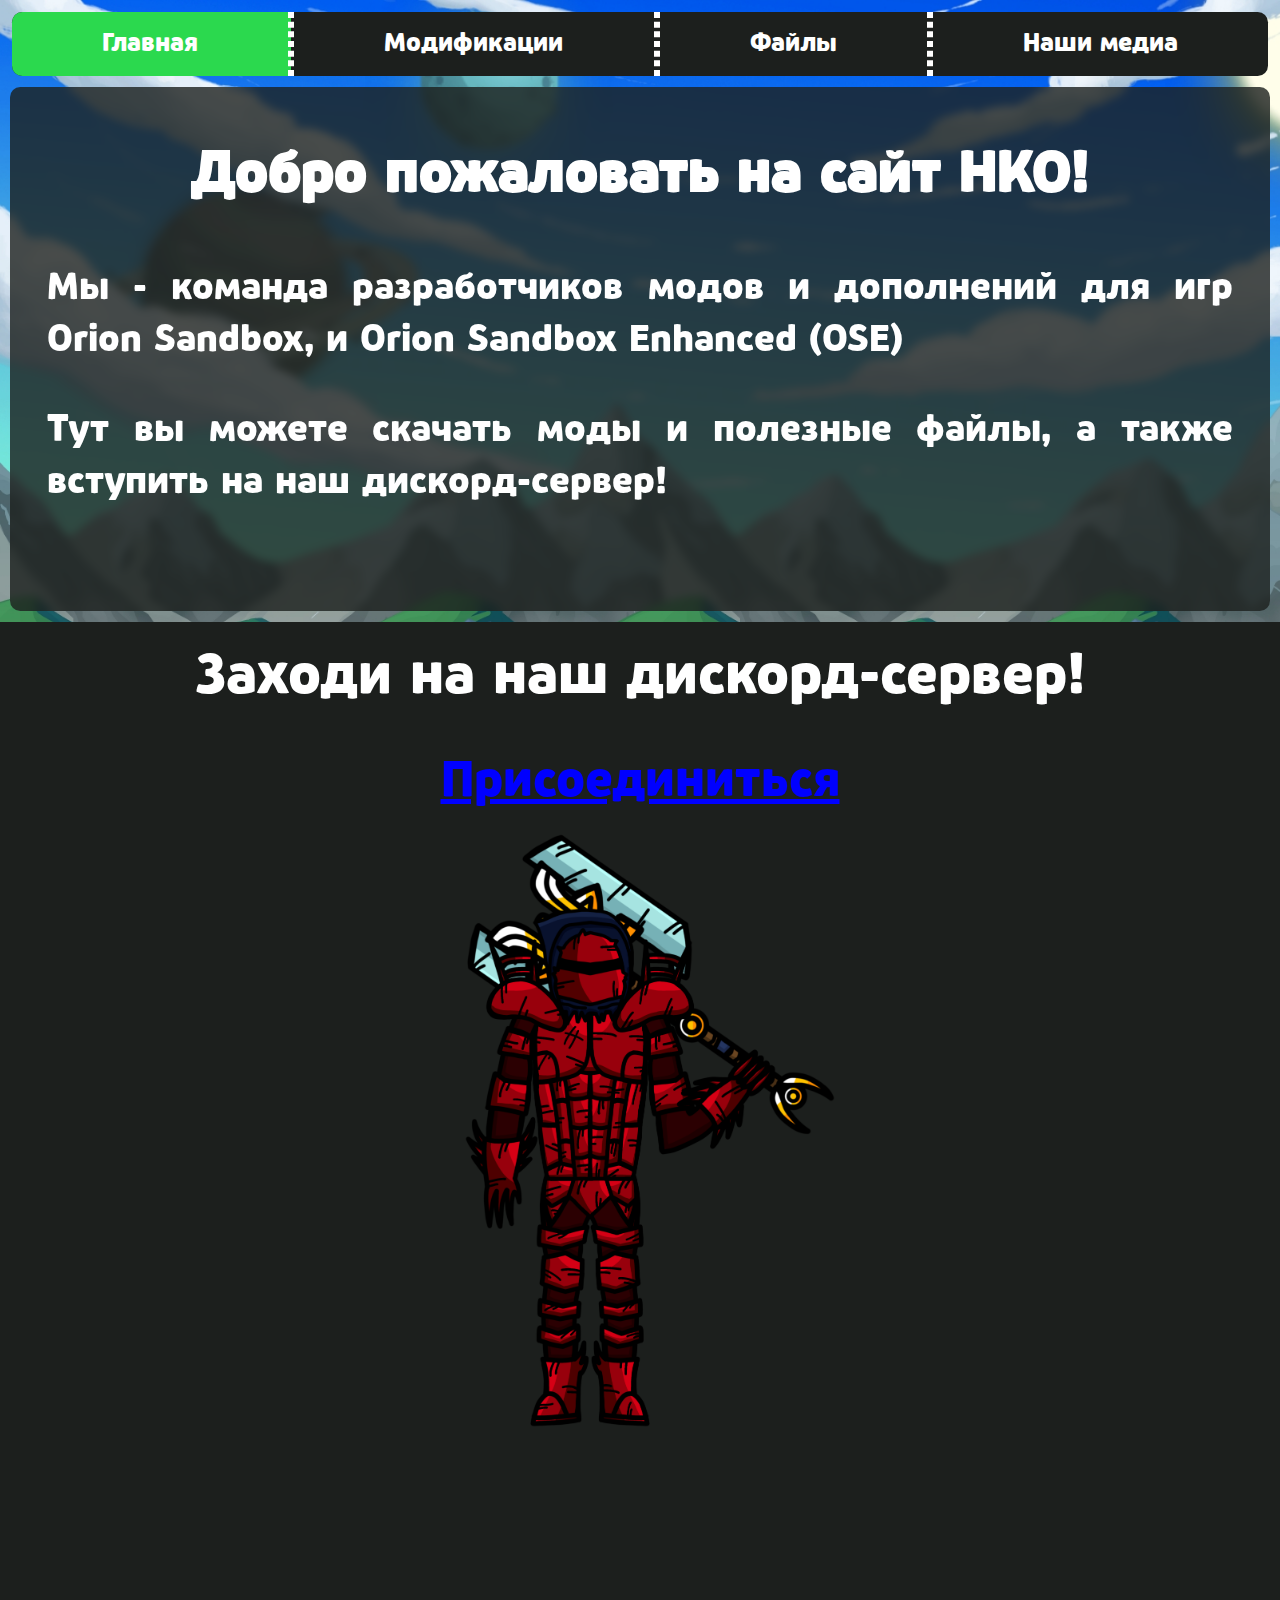
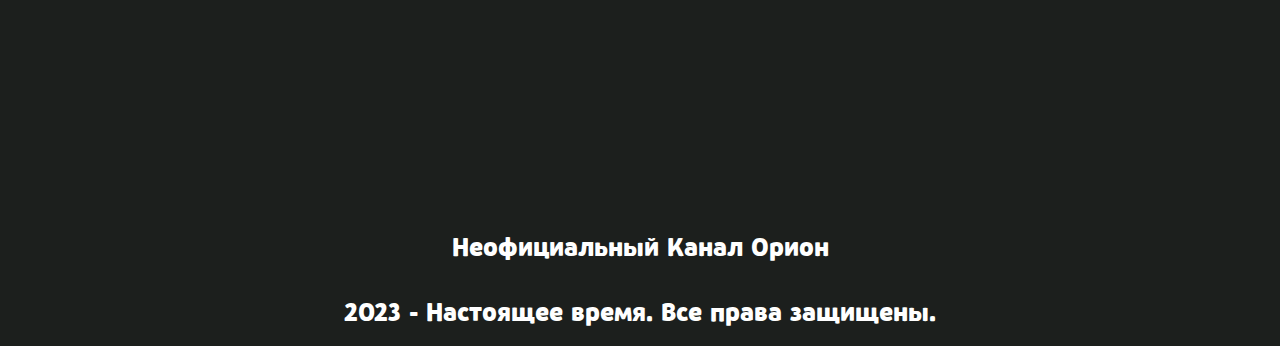
<file: index.html>
<!DOCTYPE html>
<html>
    <head>
        <link rel="shortcut icon" href="favicon.png" type="image/png">
        <meta charset="utf-8">
        <meta name="viewport" content="width=device-width, initial-scale=1">
        <meta name="description" content="НКО - команда товарищей, разрабатывающая моды на игру орион. Предлагаем вам посетить этот сайт, где вы сможете удобно скачать мод, узнать информацию по их установке а так же перейти на наши в соц сети для более удобного мониторинга новых обновлений.">
        <meta name="title" content="Переадресация...">
        <meta name="keywords" content="НКО, нко моды, нко, орион, осе, орион сандбокс, orion sandbox, orion sandbox enhanced, Неофициальный канал орион, термоядерный кабан, (пасхалка :) )">
        <meta http-equiv="refresh" content="0;URL=categories/main/index.html"/>
    </head>

</html>
</file>
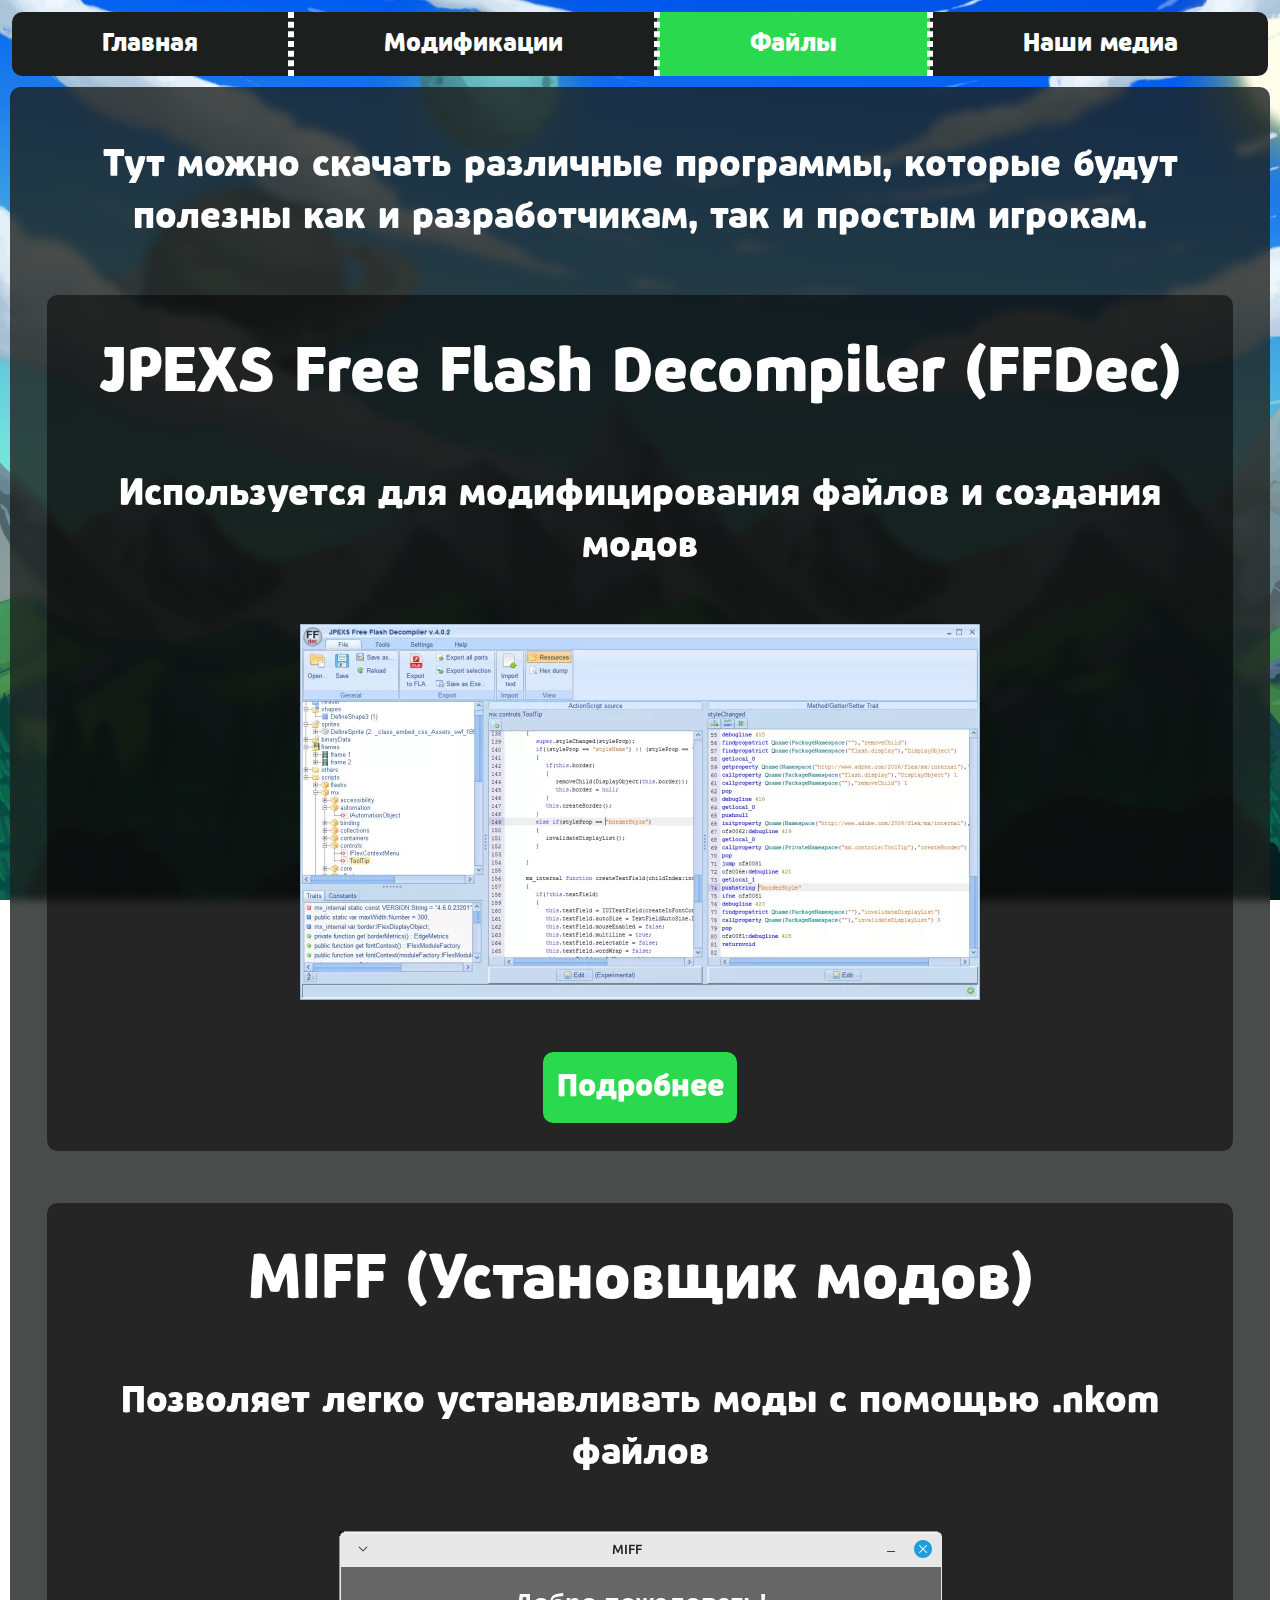
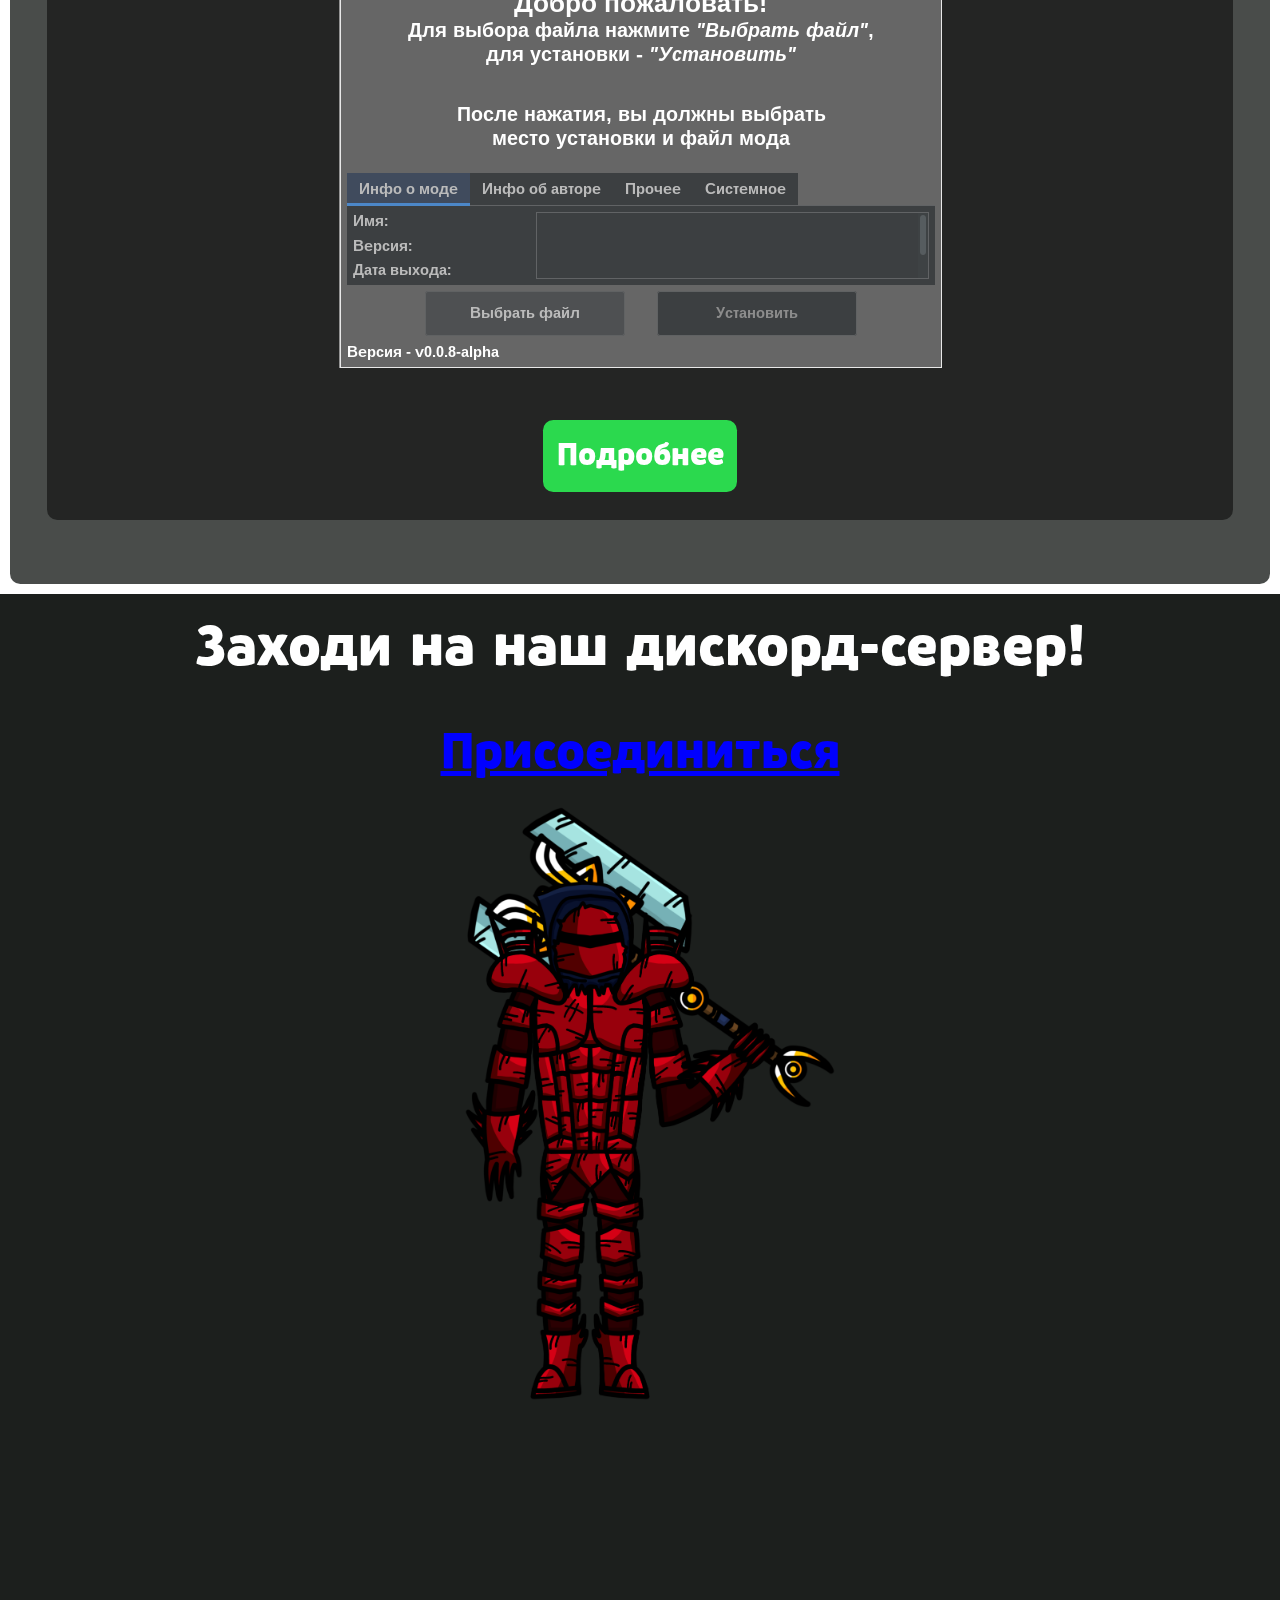
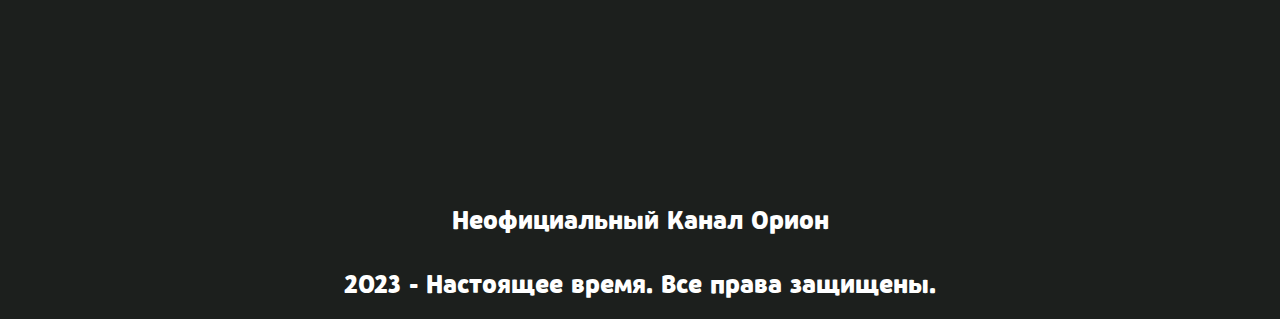
<file: categories/files/index.html>
<!DOCTYPE html>

<html lang="ru">
    <head>

        <link rel="shortcut icon" href="../../favicon.png" type="image/png">

        <meta charset="utf-8">
        <meta name="viewport" content="width=device-width, initial-scale=1">

        <title>Сайт НКО - Файлы</title>

        <link rel="stylesheet" type="text/css" href="../../files/styles/main.css">

    </head>

    <header>
        <div class="topbar">
            <a href="../main/index.html">Гла&shyвн&shyая</a>
            <a href="../mods/index.html">Модификации</a>
            <a href="../files/index.html" class="active">Фа&shyй&shyлы</a>
            <a href="../media/index.html">Наши медиа</a>
        </div>
    </header>

    <body class="background">

        

        <div class="content font_pusia" style="display: inherit;">
            <span style="filter: inherit;">
                <br>
                <center>Тут можно скачать различные программы, которые будут полезны как и разработчикам, так и простым игрокам.</center>
                <br>
            </span>
            <div class="mod">
                <name>JPEXS Free Flash Decompiler (FFDec)</name>
                <br>
                <description>Используется для модифицирования файлов и создания модов</description>
                <br>
                <img src="FFDec/icon.png">
                <br>
                <a href="FFDec/index.html">Подробнее</a>
            </div>
            <div class="mod">
                <name>MIFF (Установщик модов)</name>
                <br>
                <description>Позволяет легко устанавливать моды с помощью .nkom файлов</description>
                <br>
                <img src="MIFF/icon.png">
                <br>
                <a href="MIFF/index.html">Подробнее</a>
            </div>
        </div>
        
    </body>

    <footer>
        <div class="bottombar">
            <span class="discord-text">Заходи на наш&shy дискорд-сервер!</span>
            <a class="nkolink" href="https://discord.gg/DRNsCckqX6">Присоединиться</a>
            <center>
            <img src="../../files/images/tiran.png" width="400" height="600" alt="Картинка Тирана" class="img">
            <iframe src="https://discord.com/widget?id=1085558457559683092&theme=dark" class="discord-dd" width="350" height="500" allowtransparency="true" frameborder="0" sandbox="allow-popups allow-popups-to-escape-sandbox allow-same-origin allow-scripts"></iframe>
            </center>
            <span class="nko center">Неофициальный Канал Орион</span>
            <span class="nko center">2023 - Настоящее время. Все права защищены.</span>
        </div>
    </footer>

</html>
</file>
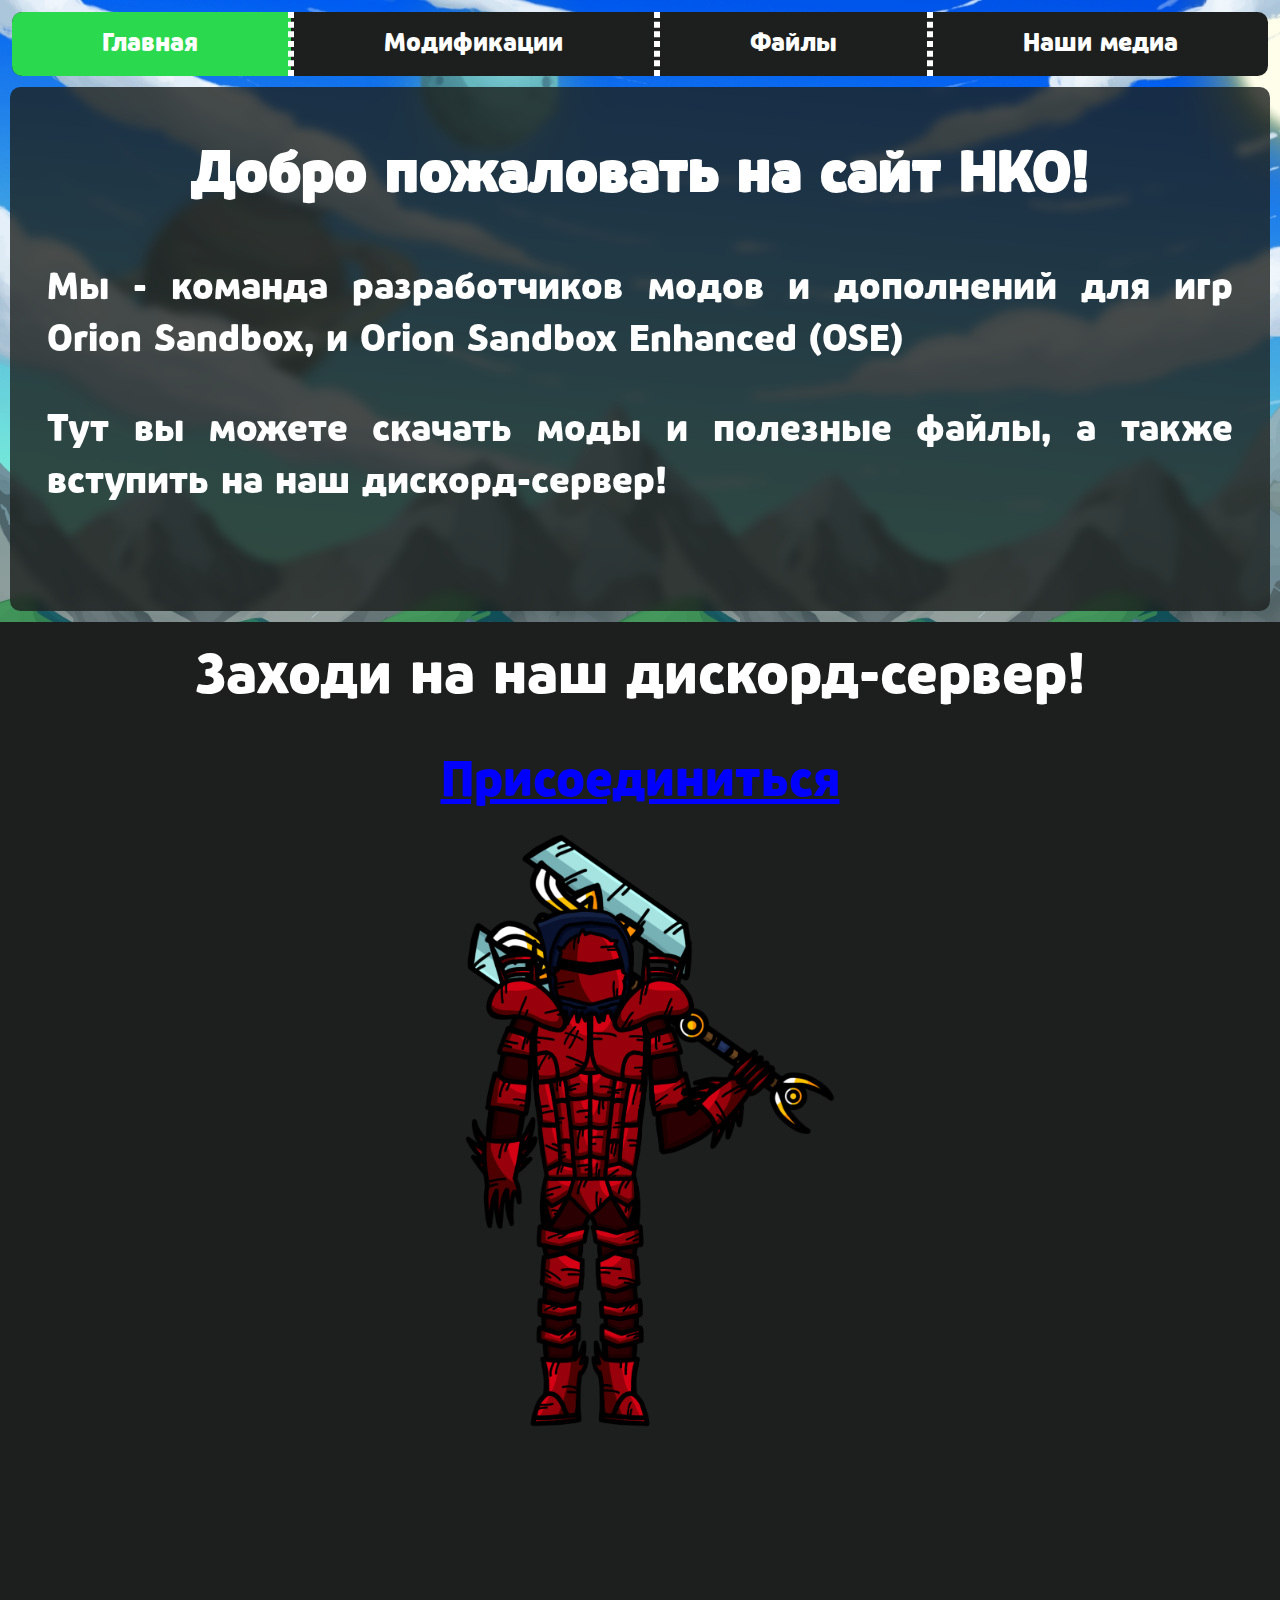
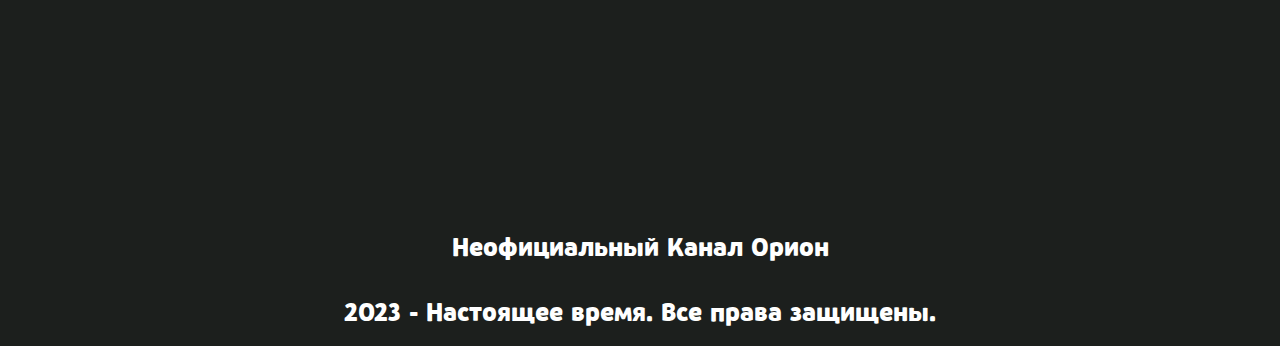
<file: categories/main/index.html>
<!DOCTYPE html>
<html lang="ru">
    <head>

        <link rel="shortcut icon" href="../../favicon.png" type="image/png">
        <meta charset="utf-8">
        <meta name="viewport" content="width=device-width, initial-scale=1">

        <title>Сайт НКО - Главная</title>

        <link rel="stylesheet" type="text/css" href="../../files/styles/main.css">
    </head>

    <header>
        <div class="topbar">
            <a href="../main/index.html" class="active">Гла&shyвн&shyая</a>
            <a href="../mods/index.html">Модификации</a>
            <a href="../files/index.html">Фа&shyй&shyлы</a>
            <a href="../media/index.html">Наши медиа</a>
        </div>
    </header>

    <body class="background">

        

        <div class="content font_pusia">
            <span style="filter: inherit;">
                <center><h2 style="padding: inherit;">Добро пожаловать на сайт НКО!</h2></center>

                

                

                <p align="justify">
                    Мы - команда разработчиков модов и дополнений для игр Orion Sandbox, и Orion Sandbox Enhanced (OSE)
                </p>
                <p align="justify" >Тут вы можете скачать моды и полезные файлы, а также вступить на наш дискорд-сервер!</p>

                
                
                
                <br>



            </span>
        </div>

        <!-- <script src="../../files/scripts/autofit.js" type="text/javascript"></script> -->
        
    </body>

    <footer>
        <div class="bottombar">
            <span class="discord-text">Заходи на наш&shy дискорд-сервер!</span>
            <a class="nkolink" href="https://discord.gg/DRNsCckqX6">Присоединиться</a>
            <center>
            <img src="../../files/images/tiran.png" width="400" height="600" alt="Картинка Тирана" class="img">
            <iframe src="https://discord.com/widget?id=1085558457559683092&theme=dark" class="discord-dd" width="350" height="500" allowtransparency="true" frameborder="0" sandbox="allow-popups allow-popups-to-escape-sandbox allow-same-origin allow-scripts"></iframe>
            </center>
            <span class="nko center">Неофициальный Канал Орион</span>
            <span class="nko center">2023 - Настоящее время. Все права защищены.</span>
        </div>
    </footer>

</html>
</file>
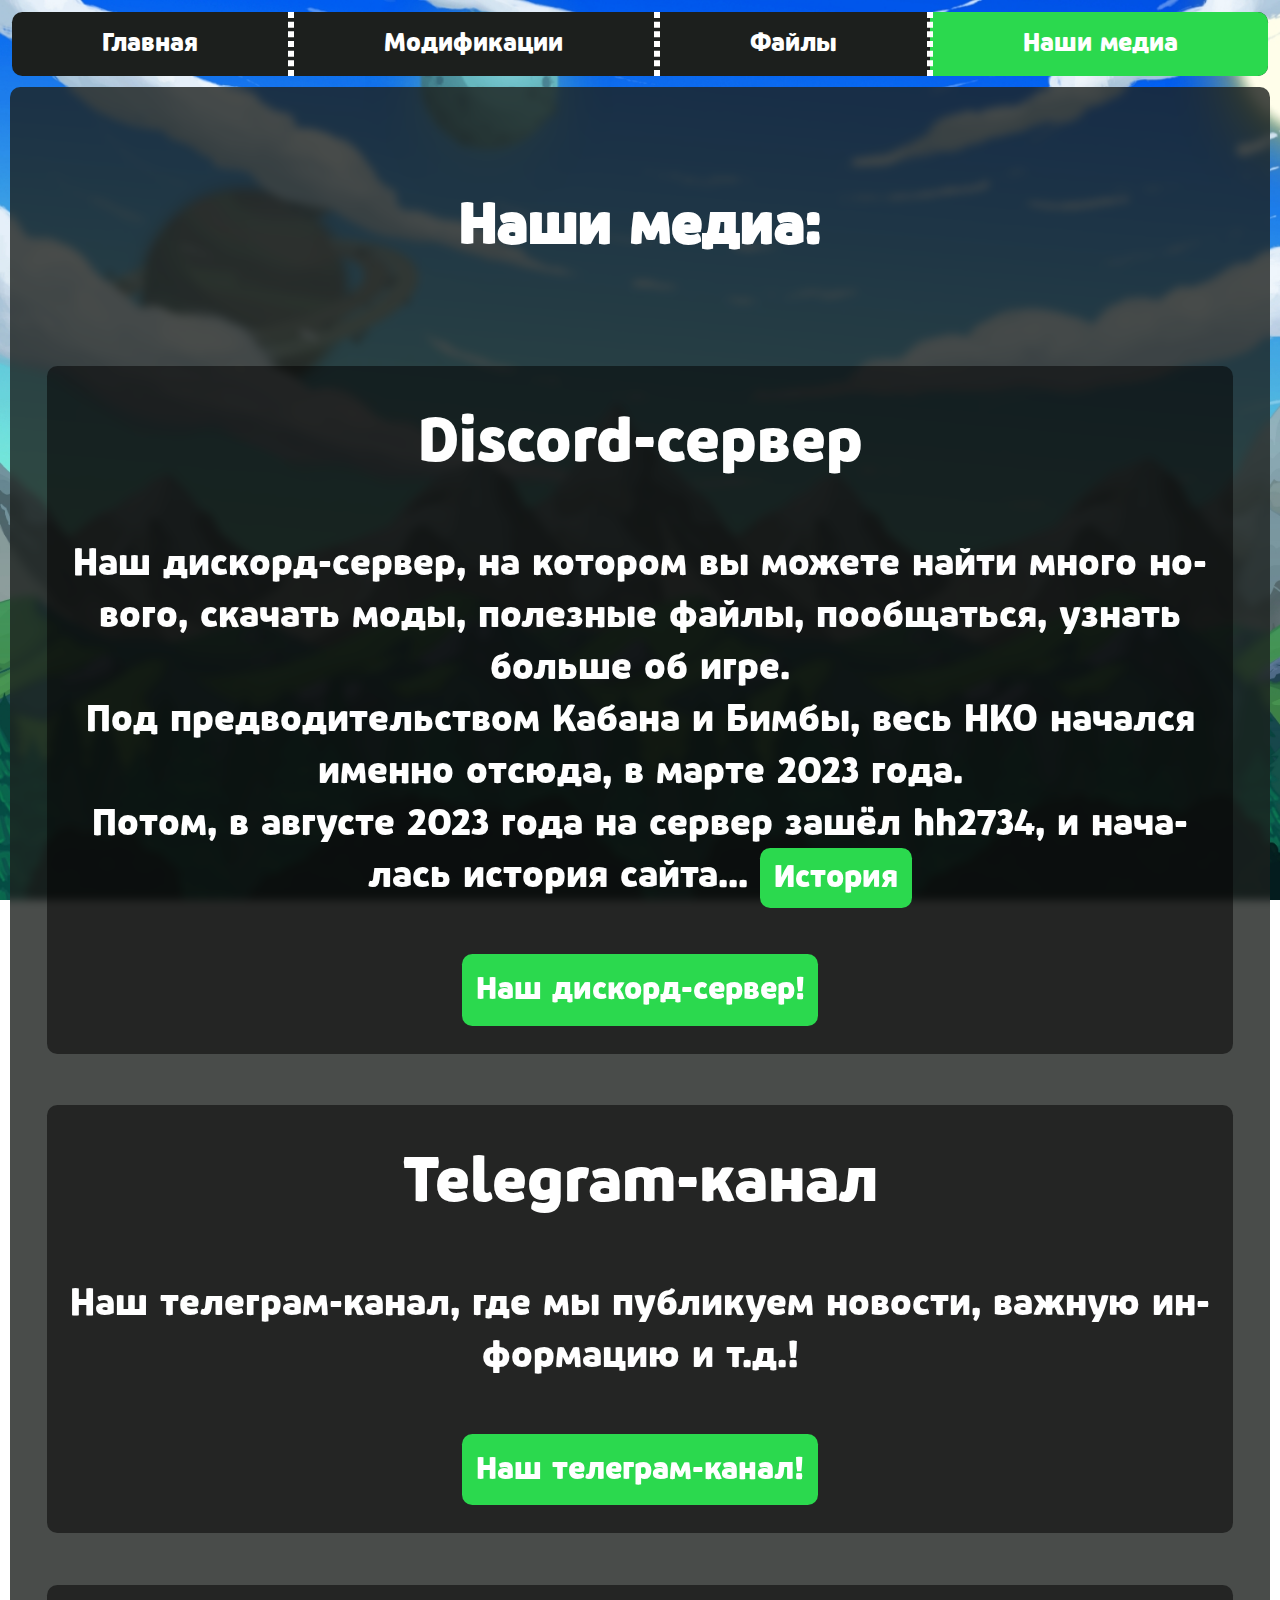
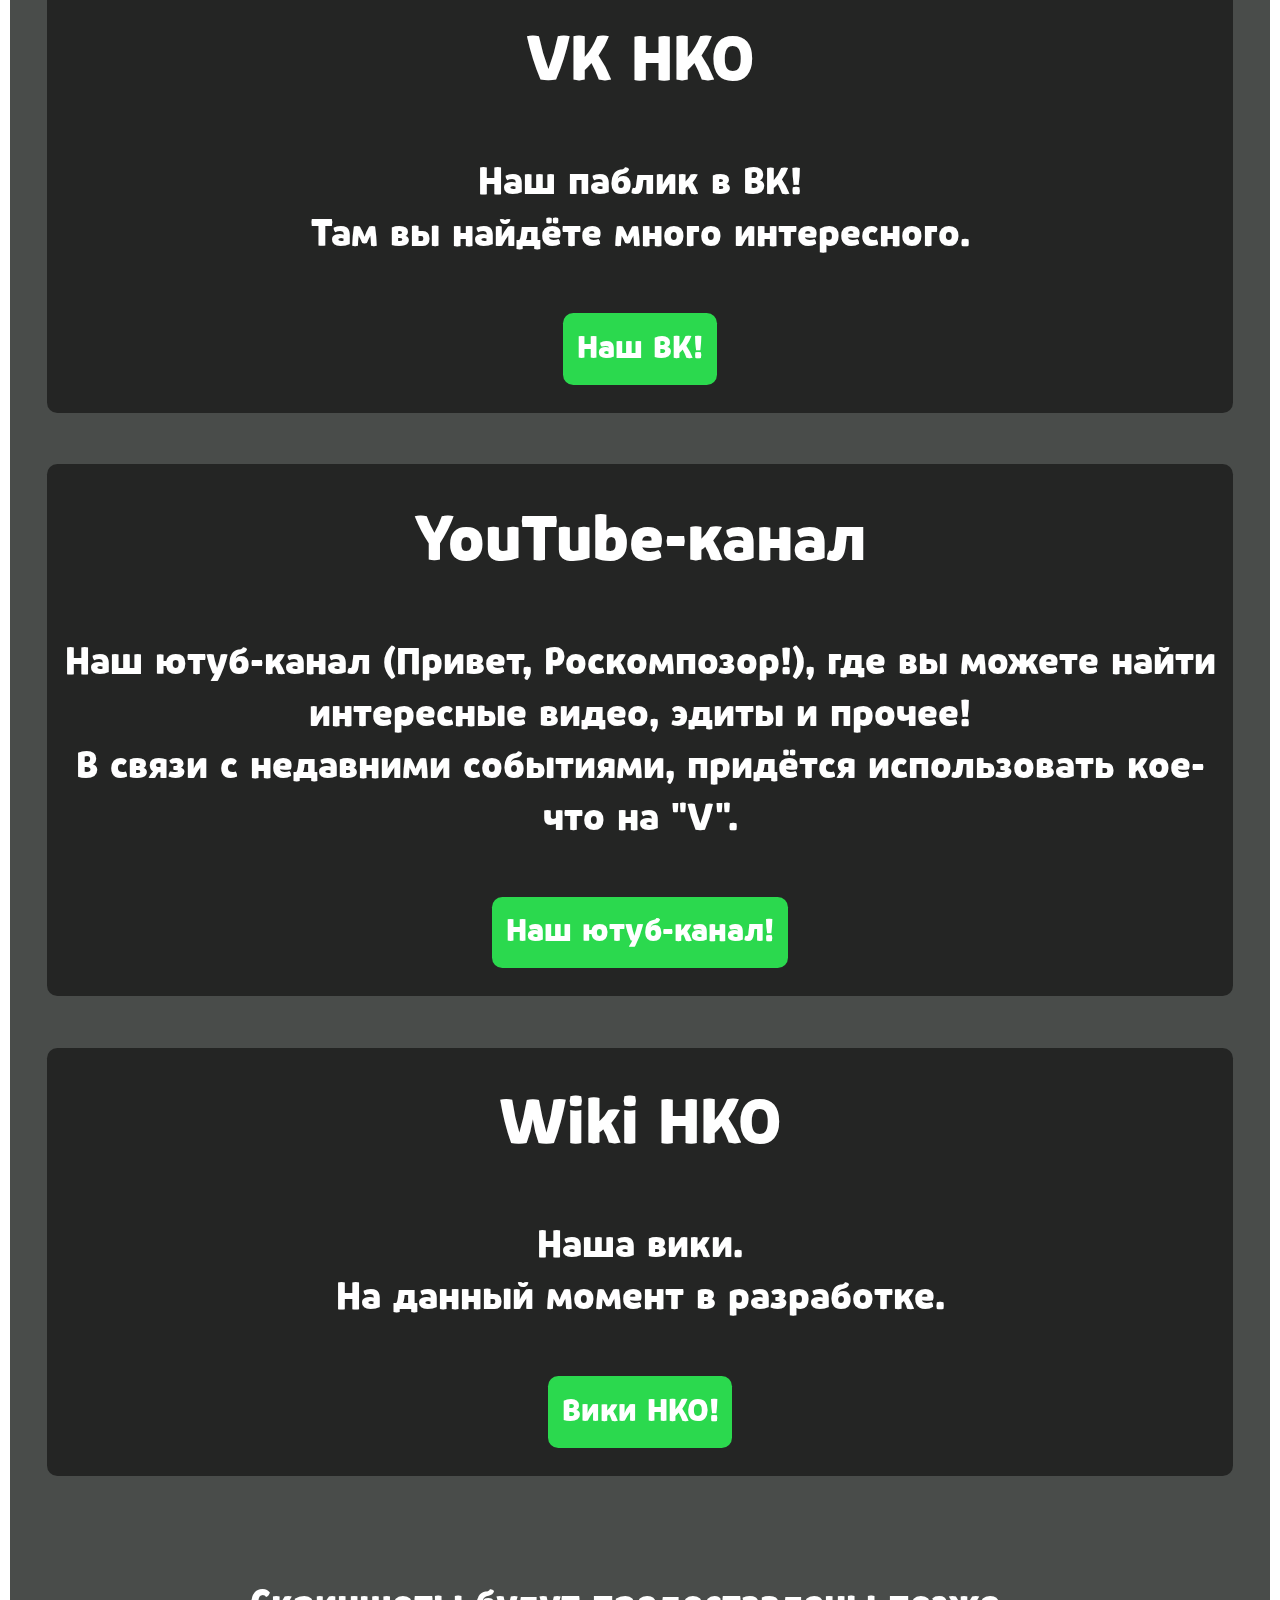
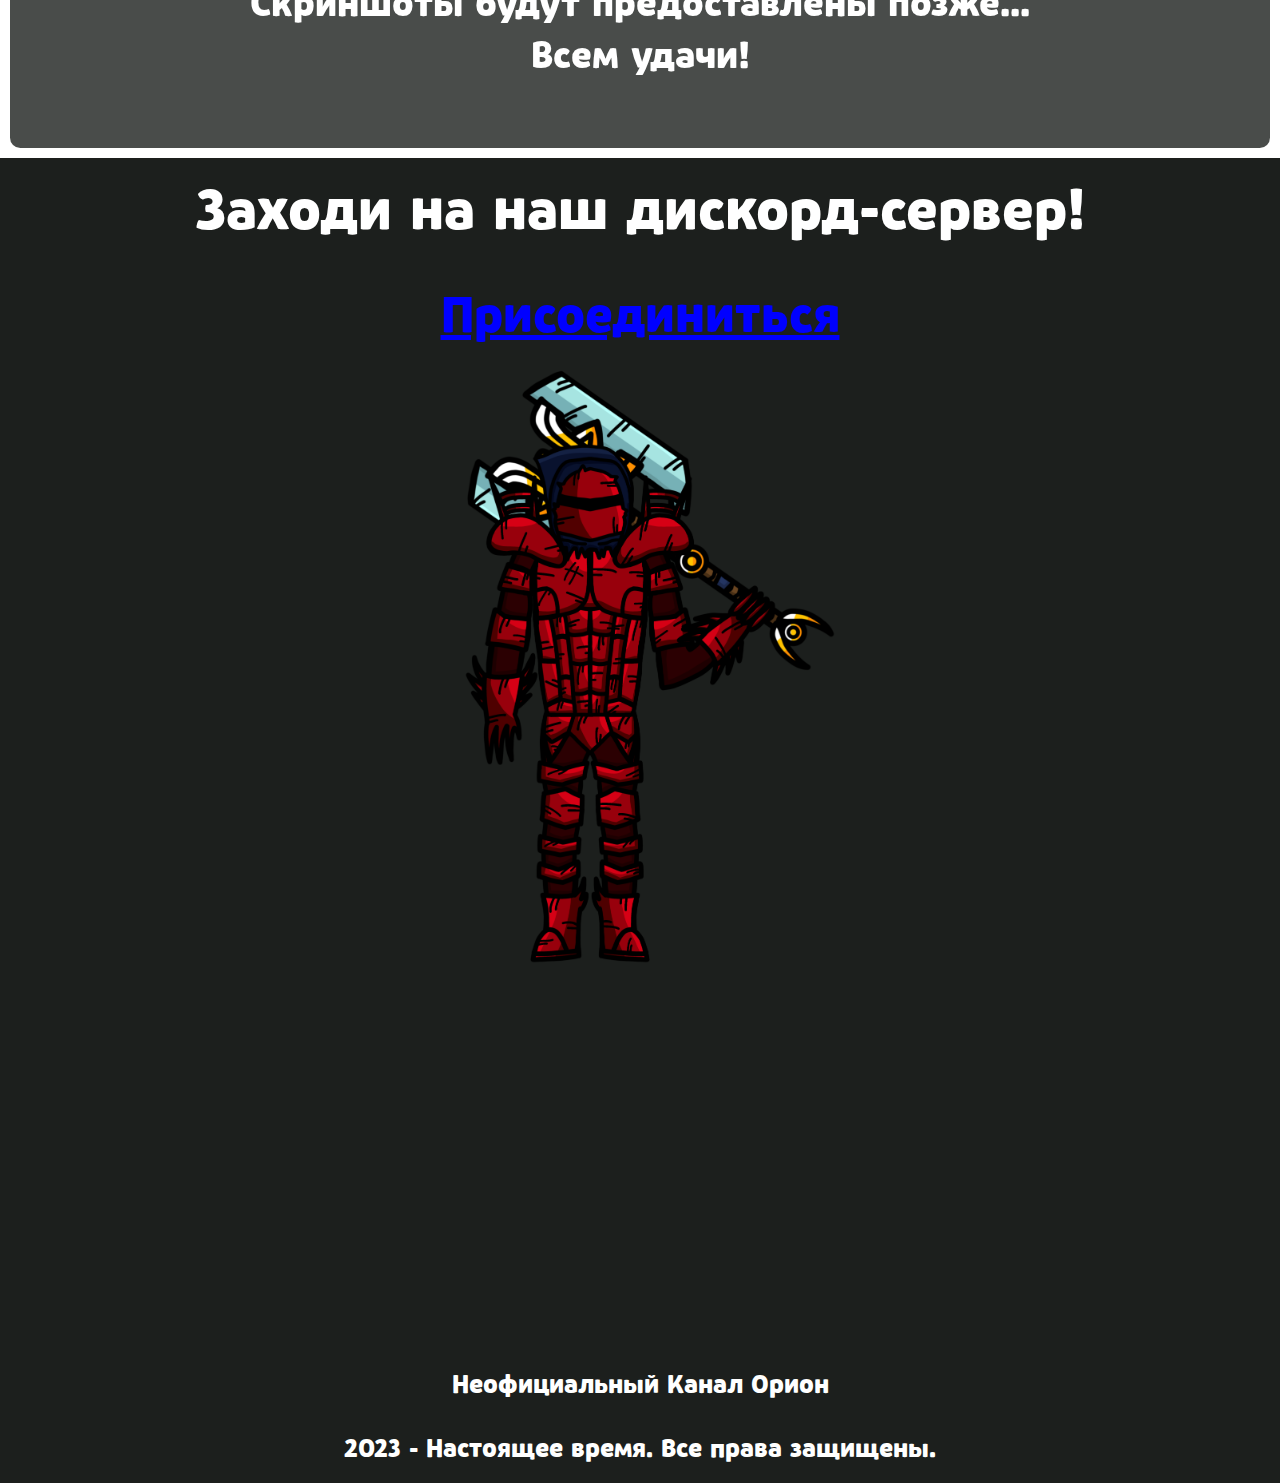
<file: categories/media/index.html>
<!DOCTYPE html>
<html lang="ru">
    <head>
        
        <link rel="shortcut icon" href="../../favicon.png" type="image/png">
        <meta charset="utf-8">
        <meta name="viewport" content="width=device-width, initial-scale=1">

        <title>Сайт НКО - Наши медиа</title>

        <link rel="stylesheet" type="text/css" href="../../files/styles/main.css">
    </head>

    <header>
        <div class="topbar">
            <a href="../main/index.html">Гла&shyвн&shyая</a>
            <a href="../mods/index.html">Модификации</a>
            <a href="../files/index.html">Фа&shyй&shyлы</a>
            <a href="../media/index.html" class="active">Наши медиа</a>
        </div>
    </header>

    <body class="background">

        <div class="content font_pusia" style="display: inherit;">
            <span style="filter: inherit;">
                <br>
                <center><h2>Наши медиа:</h2></center>
                <br>
            </span>
            <div class="mod">
                <name>Discord-сервер</name>
                <br>
                <description>
                    Наш дискорд-сервер, на котором вы можете найти много нового, скачать моды, полезные файлы, пообщаться, узнать больше об игре.<br>
                    Под предводительством Кабана и Бимбы, весь НКО начался именно отсюда, в марте 2023 года.<br>
                    Потом, в августе 2023 года на сервер зашёл hh2734, и началась история сайта... <a class="unibutton" href="history.html">История</a>
                </description>
                <br>
                <a class="unibutton" href="https://discord.gg/ecRJGrk8">Наш дискорд-сервер!</a>
            </div>
            <div class="mod">
                <name>Telegram-канал</name>
                <br>
                <description>
                    Наш телеграм-канал, где мы публикуем новости, важную информацию и т.д.!
                </description>
                <br>
                <a class="unibutton" href="https://t.me/hko_orion">Наш телеграм-канал!</a>
            </div>
            <div class="mod">
                <name>VK НКО</name>
                <br>
                <description>
                    Наш паблик в ВК!<br>
                    Там вы найдёте много интересного.
                </description>
                <br>
                <a class="unibutton" href="https://vk.com/hko_orion">Наш ВК!</a>
            </div>
            <div class="mod">
                <name>YouTube-канал</name>
                <br>
                <description>
                    Наш ютуб-канал (Привет, Роскомпозор!), где вы можете найти интересные видео, эдиты и прочее!<br>
                    В связи с недавними событиями, придётся использовать кое-что на "V".
                </description>
                <br>
                <a class="unibutton" href="https://www.youtube.com/channel/UCuipq824LzRMv3jqP6qqJrQ">Наш ютуб-канал!</a>
            </div>
            <div class="mod">
                <name>Wiki НКО</name>
                <br>
                <description>
                    Наша вики.<br>
                    На данный момент в разработке.
                </description>
                <br>
                <a class="unibutton" href="https://nko.fandom.com/ru/wiki/">Вики НКО!</a>
            </div>
            <span style="filter: inherit;">
                <br>
                <center>Скриншоты будут предоставлены позже...<br>Всем удачи!</center>
                <br>
            </span>
        </div>
        
    </body>

    <footer>
        <div class="bottombar">
            <span class="discord-text">Заходи на наш&shy дискорд-сервер!</span>
            <a class="nkolink" href="https://discord.gg/DRNsCckqX6">Присоединиться</a>
            <center>
            <img src="../../files/images/tiran.png" width="400" height="600" alt="Картинка Тирана" class="img">
            <iframe src="https://discord.com/widget?id=1085558457559683092&theme=dark" class="discord-dd" width="350" height="500" allowtransparency="true" frameborder="0" sandbox="allow-popups allow-popups-to-escape-sandbox allow-same-origin allow-scripts"></iframe>
            </center>
            <span class="nko center">Неофициальный Канал Орион</span>
            <span class="nko center">2023 - Настоящее время. Все права защищены.</span>
        </div>
    </footer>

</html>
</file>
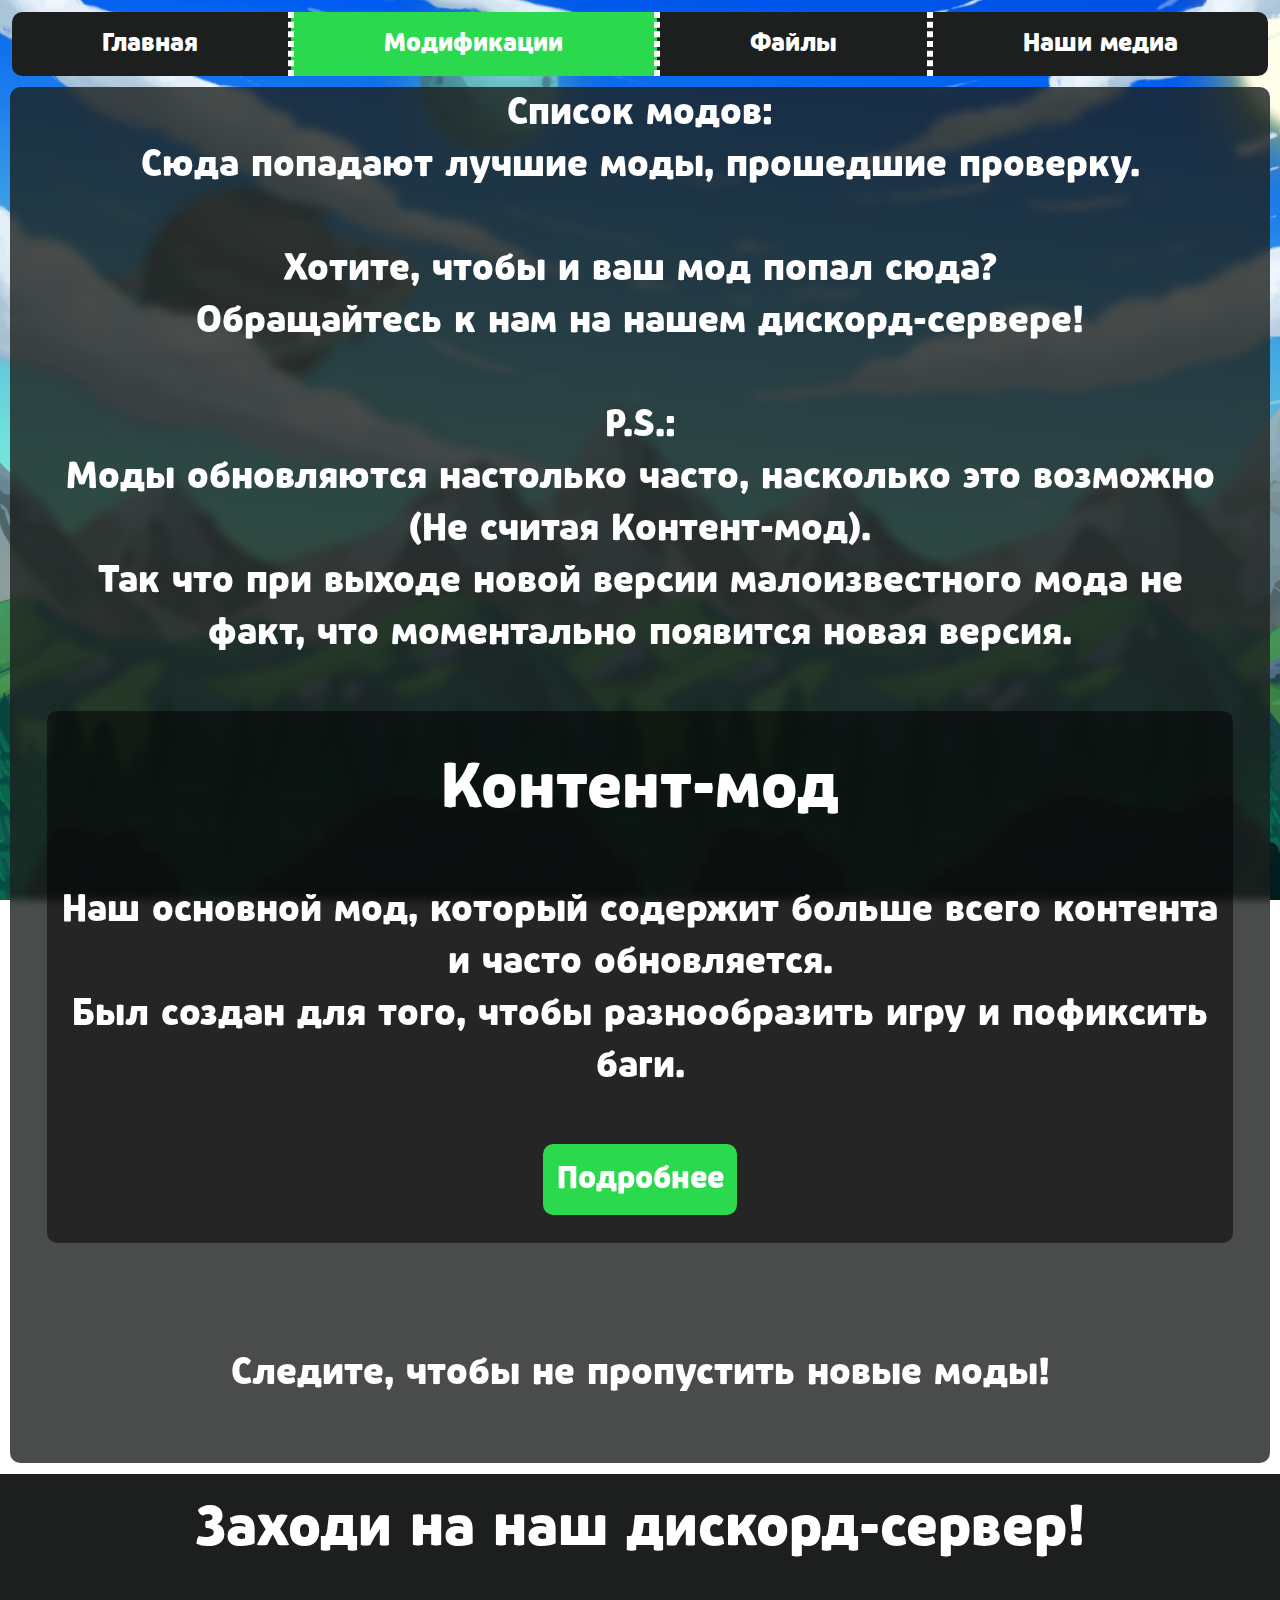
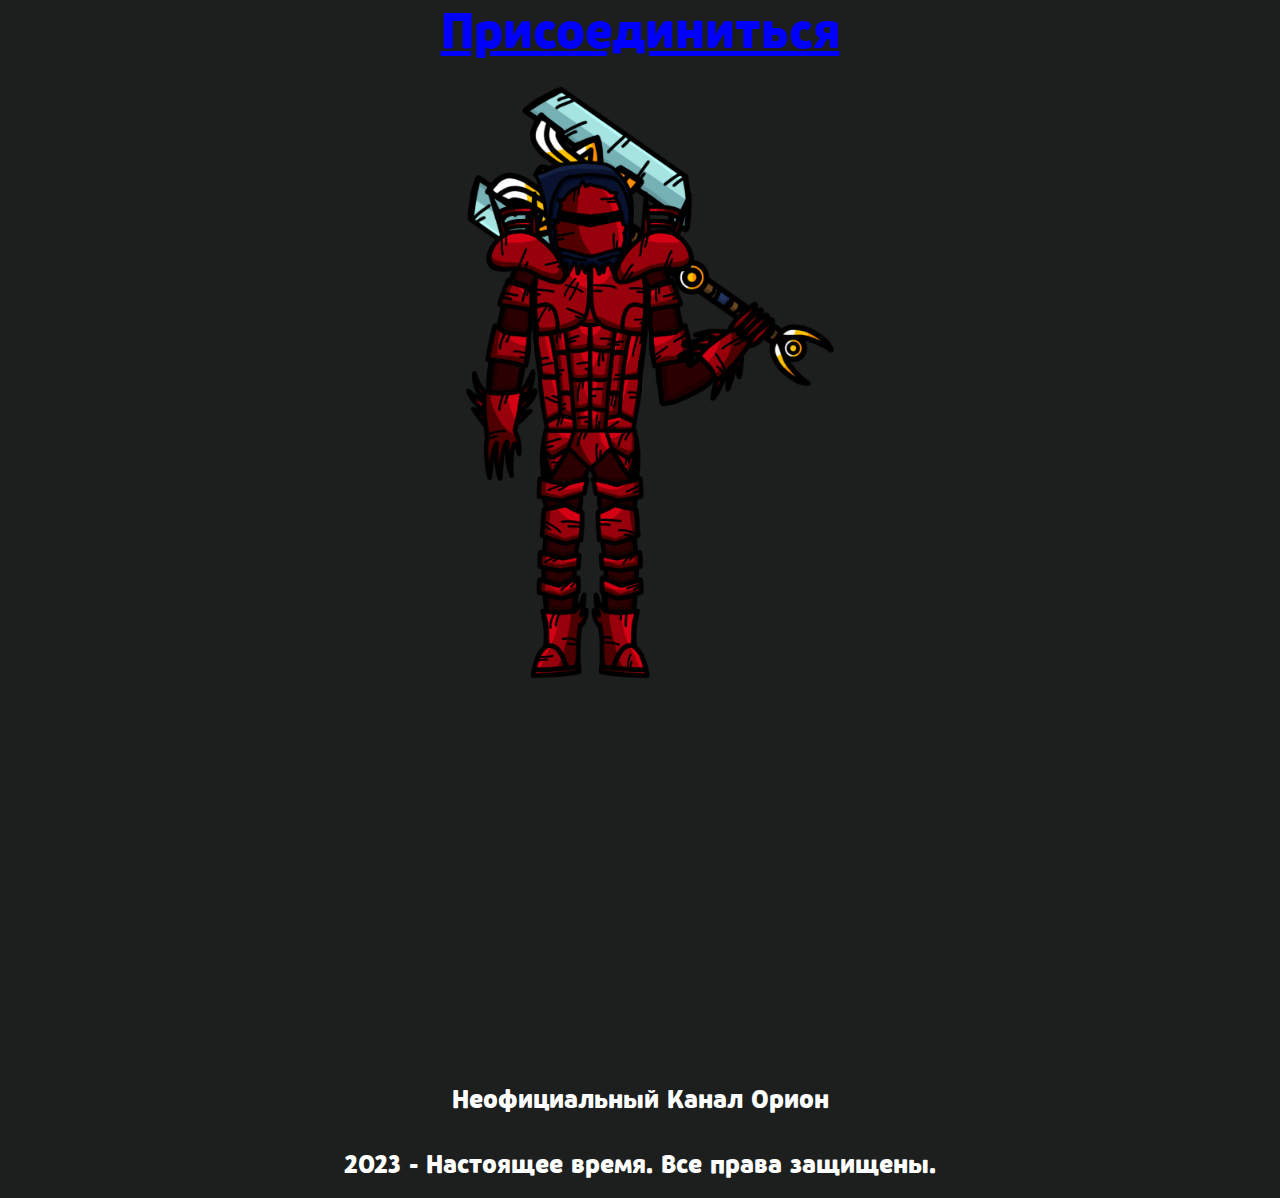
<file: categories/mods/index.html>
<!DOCTYPE html>
<html lang="ru">
    <head>

        <link rel="shortcut icon" href="../../favicon.png" type="image/png">
        <meta charset="utf-8">
        <meta name="viewport" content="width=device-width, initial-scale=1">

        <title>Сайт НКО - Модификации</title>

        <link rel="stylesheet" type="text/css" href="../../files/styles/main.css">
    </head>

    <header>
        <div class="topbar">
            <a href="../main/index.html">Гла&shyвн&shyая</a>
            <a href="../mods/index.html" class="active">Модификации</a>
            <a href="../files/index.html">Фа&shyй&shyлы</a>
            <a href="../media/index.html">Наши медиа</a>
        </div>
    </header>

    <body class="background">

        

        <div class="content font_pusia" style="display: inherit;">
            <span style="filter: inherit;">
                
                <center>
                    Список модов:<br>
                    Сюда попадают лучшие моды, прошедшие проверку.<br><br>
                    Хотите, чтобы и ваш мод попал сюда?<br>
                    Обращайтесь к нам на нашем дискорд-сервере!<br><br>
                    P.S.:<br>
                    Моды обновляются настолько часто, насколько это возможно (Не считая Контент-мод).<br>
                    Так что при выходе новой версии малоизвестного мода не факт, что моментально появится новая версия.
                </center>
                <br>
            </span>
            <div class="mod">
                <name>Контент-мод</name>
                <br>
                <description>
                    Наш основной мод, который содержит больше всего контента и часто обновляется.<br>
                    Был создан для того, чтобы разнообразить игру и пофиксить баги.
                </description>
                <br>
                <a class="unibutton" href="content-mod/index.html">Подробнее</a>
            </div>
            <span style="filter: inherit;">
                <br>
                <center>Следите, чтобы не пропустить новые моды!</center>
                <br>
            </span>
        </div>


        
    </body>

    <footer>
        <div class="bottombar">
            <span class="discord-text">Заходи на наш&shy дискорд-сервер!</span>
            <a class="nkolink" href="https://discord.gg/DRNsCckqX6">Присоединиться</a>
            <center>
            <img src="../../files/images/tiran.png" width="400" height="600" alt="Картинка Тирана" class="img">
            <iframe src="https://discord.com/widget?id=1085558457559683092&theme=dark" class="discord-dd" width="350" height="500" allowtransparency="true" frameborder="0" sandbox="allow-popups allow-popups-to-escape-sandbox allow-same-origin allow-scripts"></iframe>
            </center>
            <span class="nko center">Неофициальный Канал Орион</span>
            <span class="nko center">2023 - Настоящее время. Все права защищены.</span>
        </div>
    </footer>

</html>
</file>
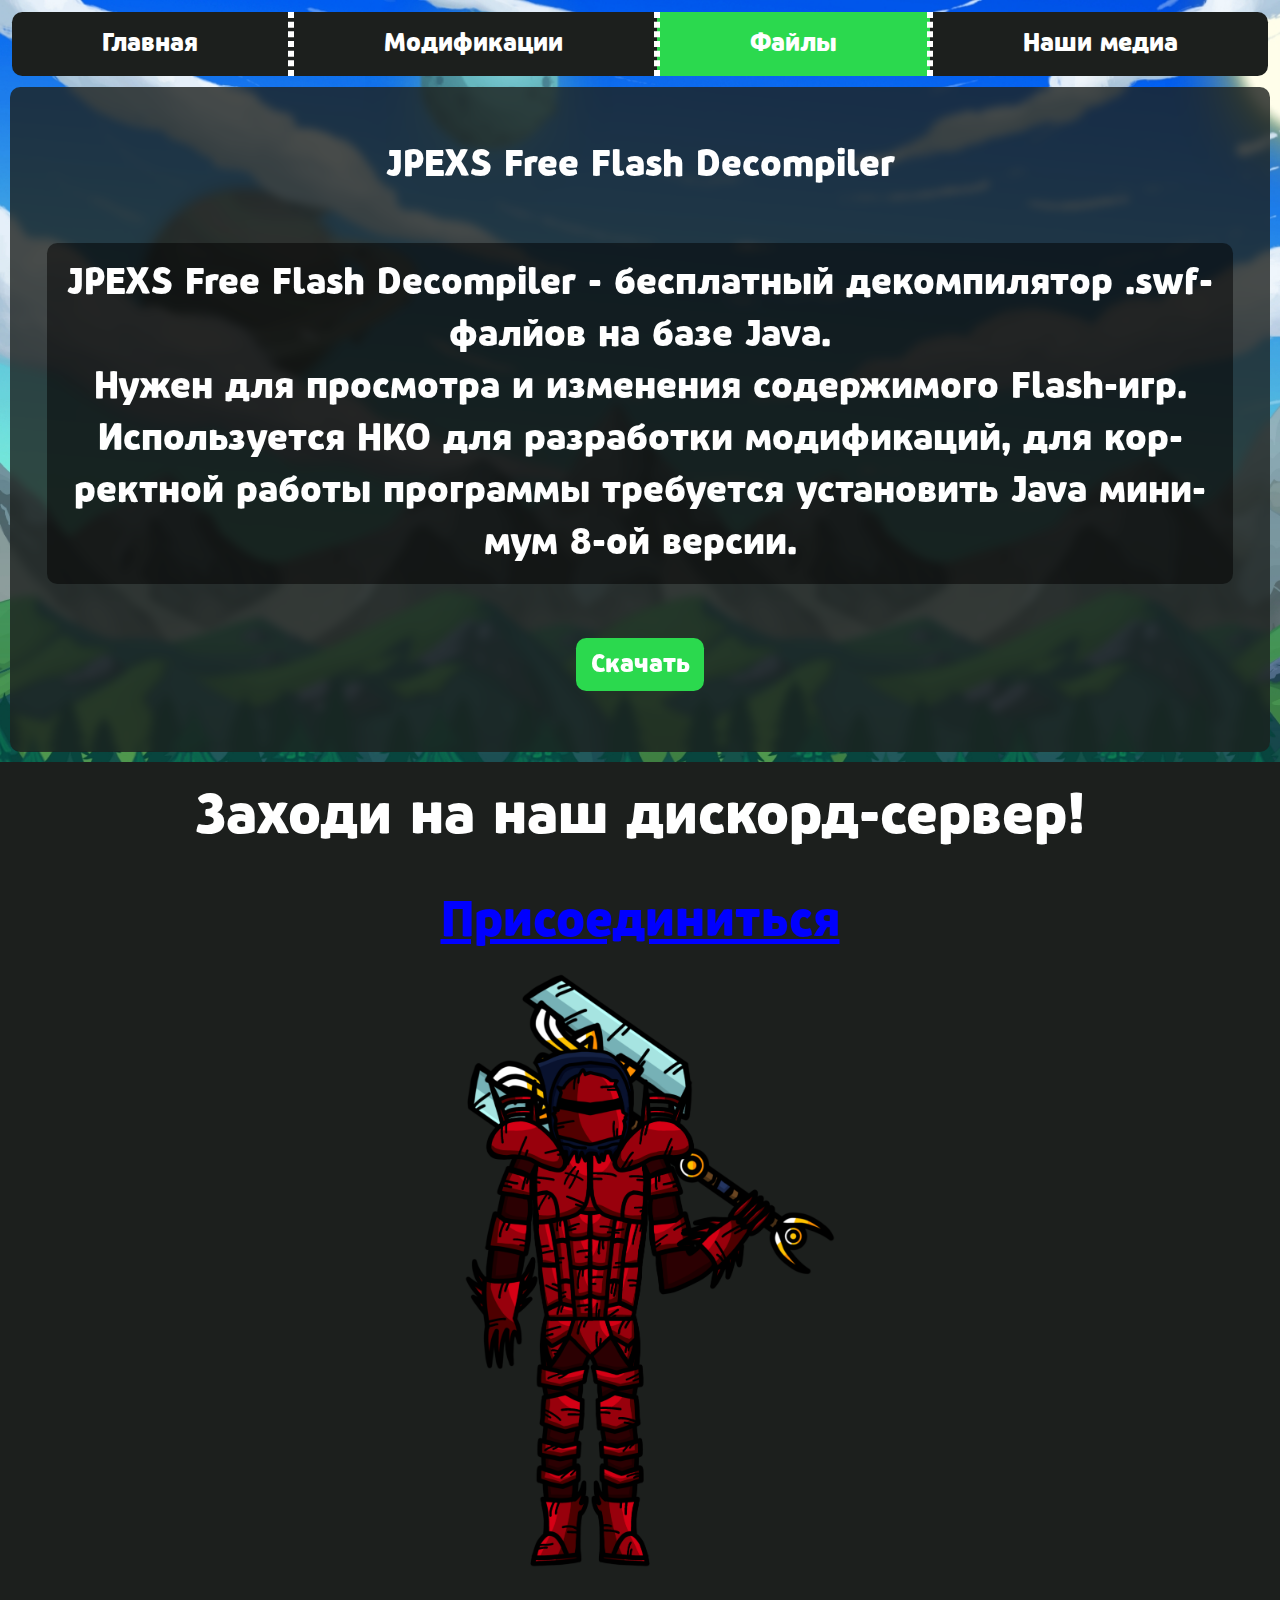
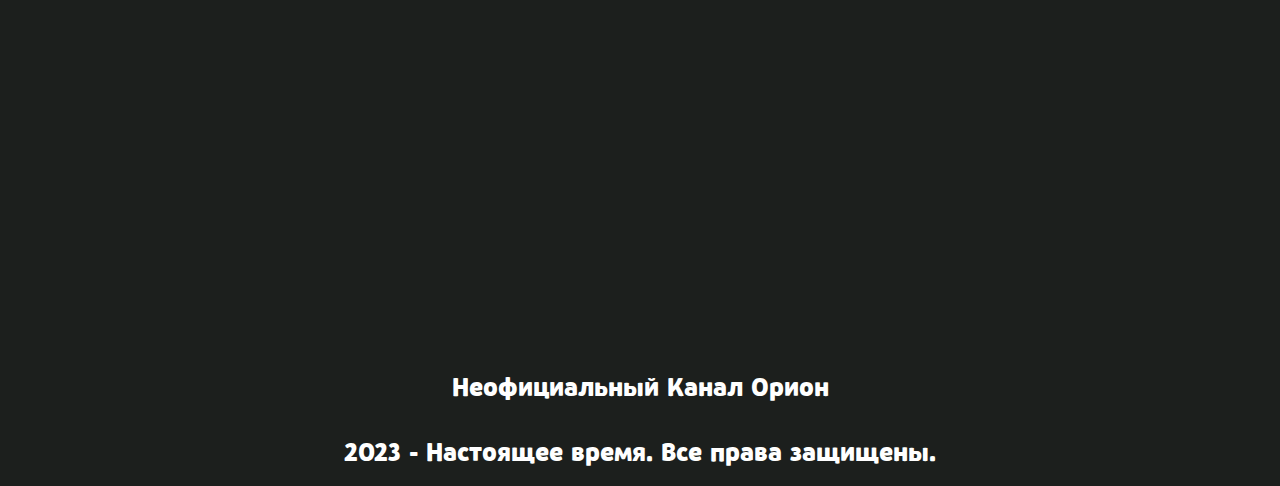
<file: categories/files/FFDec/index.html>
<!DOCTYPE html>

<html lang="ru">
    <head>

        <link rel="shortcut icon" href="../../../favicon.png" type="image/png">

        <meta charset="utf-8">
        <meta name="viewport" content="width=device-width, initial-scale=1">

        <title>FFDec</title>

        <link rel="stylesheet" type="text/css" href="../../../files/styles/main.css">

    </head>

    <header>
        <div class="topbar">
            <a href="../../main/index.html">Гла&shyвн&shyая</a>
            <a href="../../mods/index.html">Модификации</a>
            <a href="../../files/index.html" class="active">Фа&shyй&shyлы</a>
            <a href="../../media/index.html">Наши медиа</a>
        </div>
    </header>

    <body class="background">

        <div class="content font_pusia" style="display: inherit;">
            <span style="filter: inherit;">
                <br><center>JPEXS Free Flash Decompiler</center><br>
            </span>
            <div class="mod">
                <description>
                    JPEXS Free Flash Decompiler - бесплатный декомпилятор .swf-фалйов на базе Java.<br>
                    Нужен для просмотра и изменения содержимого Flash-игр.<br>
                    Используется НКО для разработки модификаций, для корректной работы программы требуется установить Java минимум 8-ой версии.
                </description>
                
                
            </div>
            <center><a class="unibutton" href="https://github.com/jindrapetrik/jpexs-decompiler">Скачать</a></center>
            <br>
        </div>
        
    </body>

    <footer>
        <div class="bottombar">
            <span class="discord-text">Заходи на наш&shy дискорд-сервер!</span>
            <a class="nkolink" href="https://discord.gg/DRNsCckqX6">Присоединиться</a>
            <center>
            <img src="../../../files/images/tiran.png" width="400" height="600" alt="Картинка Тирана" class="img">
            <iframe src="https://discord.com/widget?id=1085558457559683092&theme=dark" class="discord-dd" width="350" height="500" allowtransparency="true" frameborder="0" sandbox="allow-popups allow-popups-to-escape-sandbox allow-same-origin allow-scripts"></iframe>
            </center>
            <span class="nko center">Неофициальный Канал Орион</span>
            <span class="nko center">2023 - Настоящее время. Все права защищены.</span>
        </div>
    </footer>

</html>
</file>
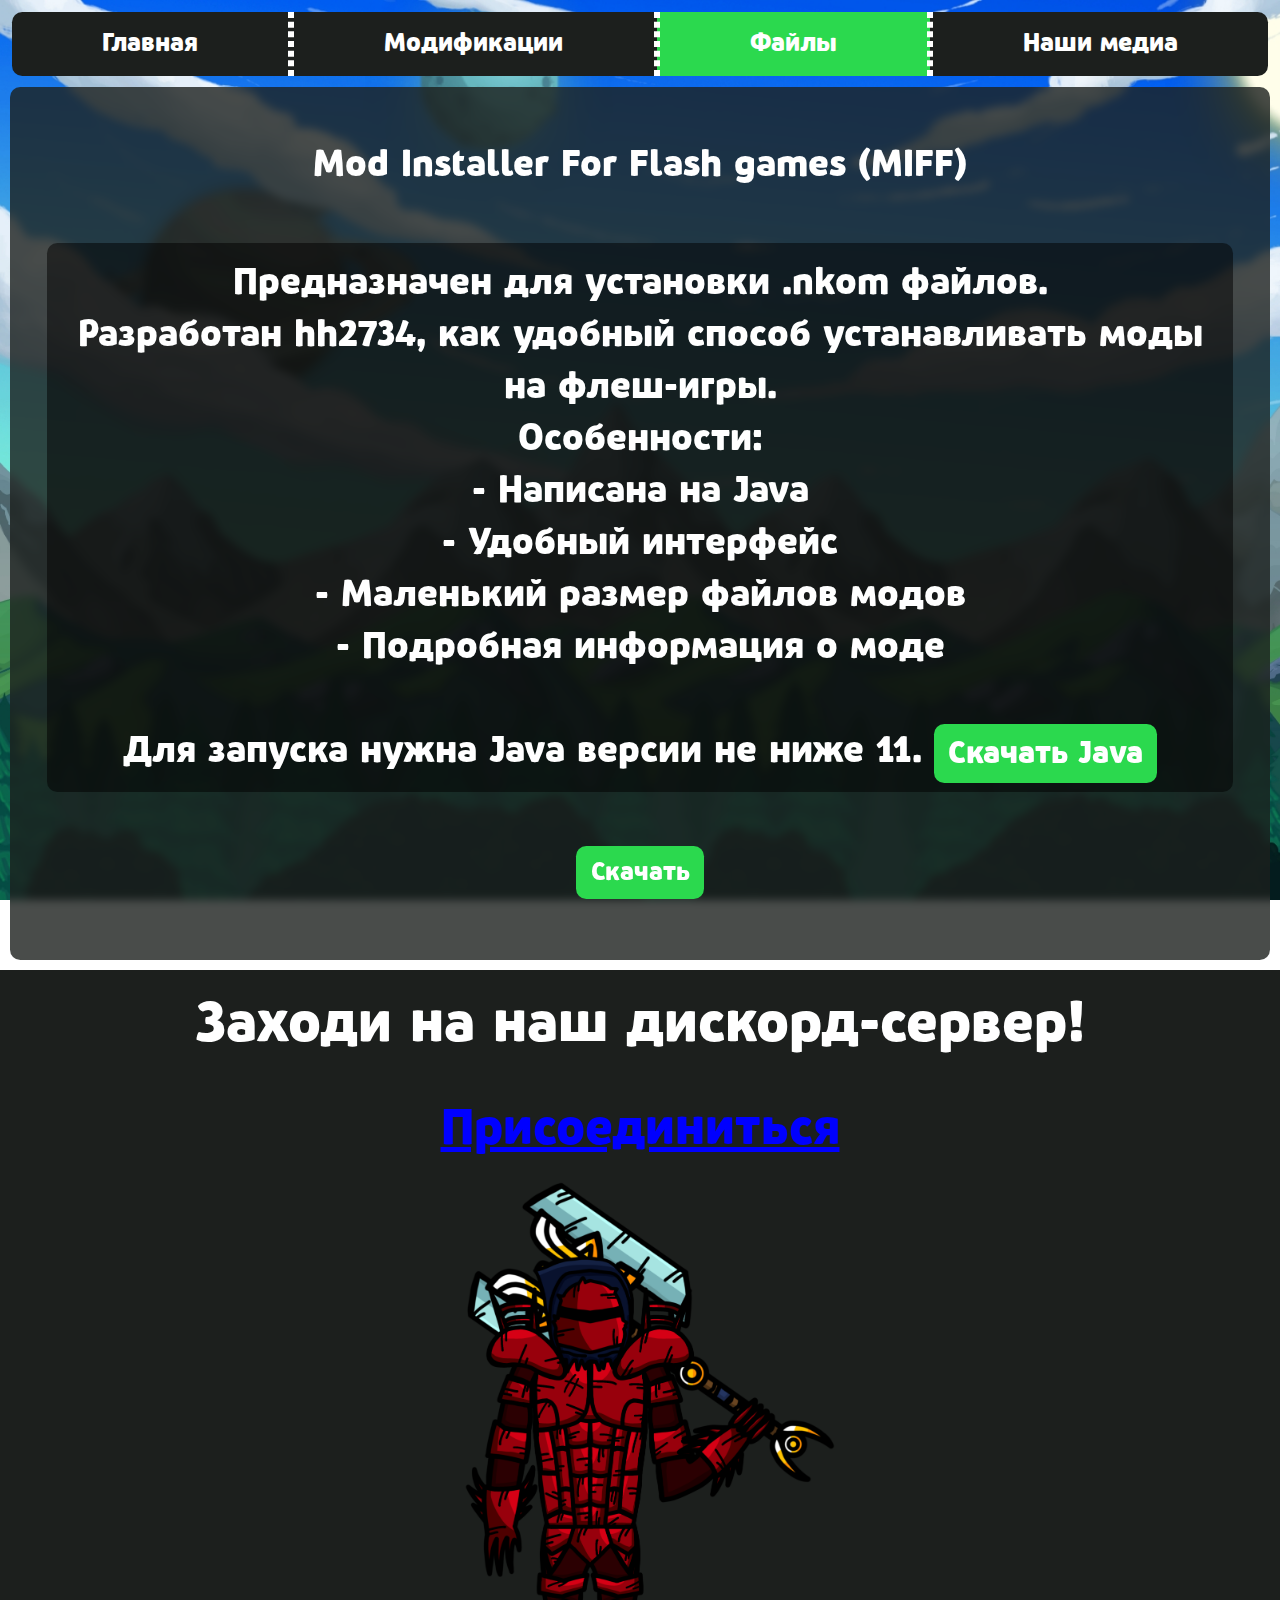
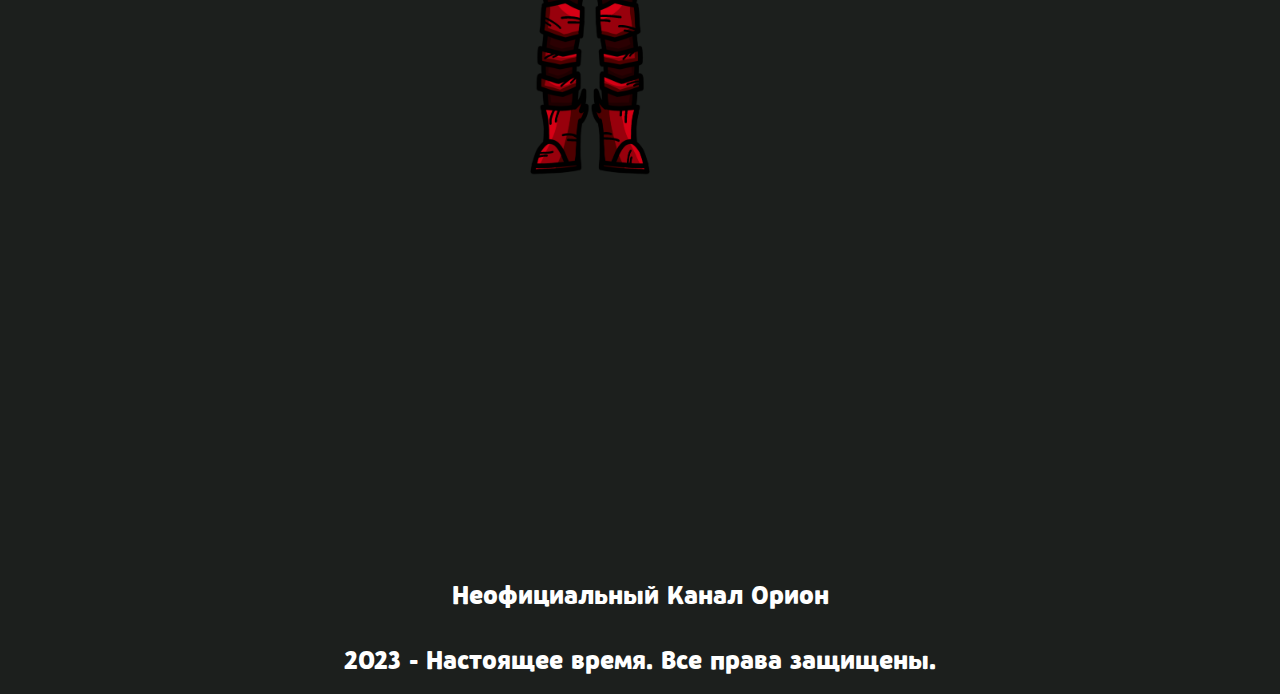
<file: categories/files/MIFF/index.html>
<!DOCTYPE html>

<html lang="ru">
    <head>

        <link rel="shortcut icon" href="../../../favicon.png" type="image/png">

        <meta charset="utf-8">
        <meta name="viewport" content="width=device-width, initial-scale=1">

        <title>MIFF</title>

        <link rel="stylesheet" type="text/css" href="../../../files/styles/main.css">

    </head>

    <header>
        <div class="topbar">
            <a href="../../main/index.html">Гла&shyвн&shyая</a>
            <a href="../../mods/index.html">Модификации</a>
            <a href="../../files/index.html" class="active">Фа&shyй&shyлы</a>
            <a href="../../media/index.html">Наши медиа</a>
        </div>
    </header>

    <body class="background">

        <div class="content font_pusia" style="display: inherit;">
            <span style="filter: inherit;">
                <br><center>Mod Installer For Flash games (MIFF)</center><br>
            </span>
            <div class="mod">
                <description>
                    Предназначен для установки .nkom файлов.<br>
                    Разработан hh2734, как удобный способ устанавливать моды на флеш-игры.<br>
                    Особенности:<br>
                    - Написана на Java<br>
                    - Удобный интерфейс<br>
                    - Маленький размер файлов модов<br>
                    - Подробная информация о моде<br>
                    <br>
                    Для запуска нужна Java версии не ниже 11.
                    <a class="unibutton" href="https://jdk.java.net/archive/">Скачать Java</a>
                </description>
                
                
            </div>
            <center><a class="unibutton" href="../../../files/downloads/miff-0.0.8.jar">Скачать</a></center>
            <br>
        </div>
        
    </body>

    <footer>
        <div class="bottombar">
            <span class="discord-text">Заходи на наш&shy дискорд-сервер!</span>
            <a class="nkolink" href="https://discord.gg/DRNsCckqX6">Присоединиться</a>
            <center>
            <img src="../../../files/images/tiran.png" width="400" height="600" alt="Картинка Тирана" class="img">
            <iframe src="https://discord.com/widget?id=1085558457559683092&theme=dark" class="discord-dd" width="350" height="500" allowtransparency="true" frameborder="0" sandbox="allow-popups allow-popups-to-escape-sandbox allow-same-origin allow-scripts"></iframe>
            </center>
            <span class="nko center">Неофициальный Канал Орион</span>
            <span class="nko center">2023 - Настоящее время. Все права защищены.</span>
        </div>
    </footer>

</html>
</file>
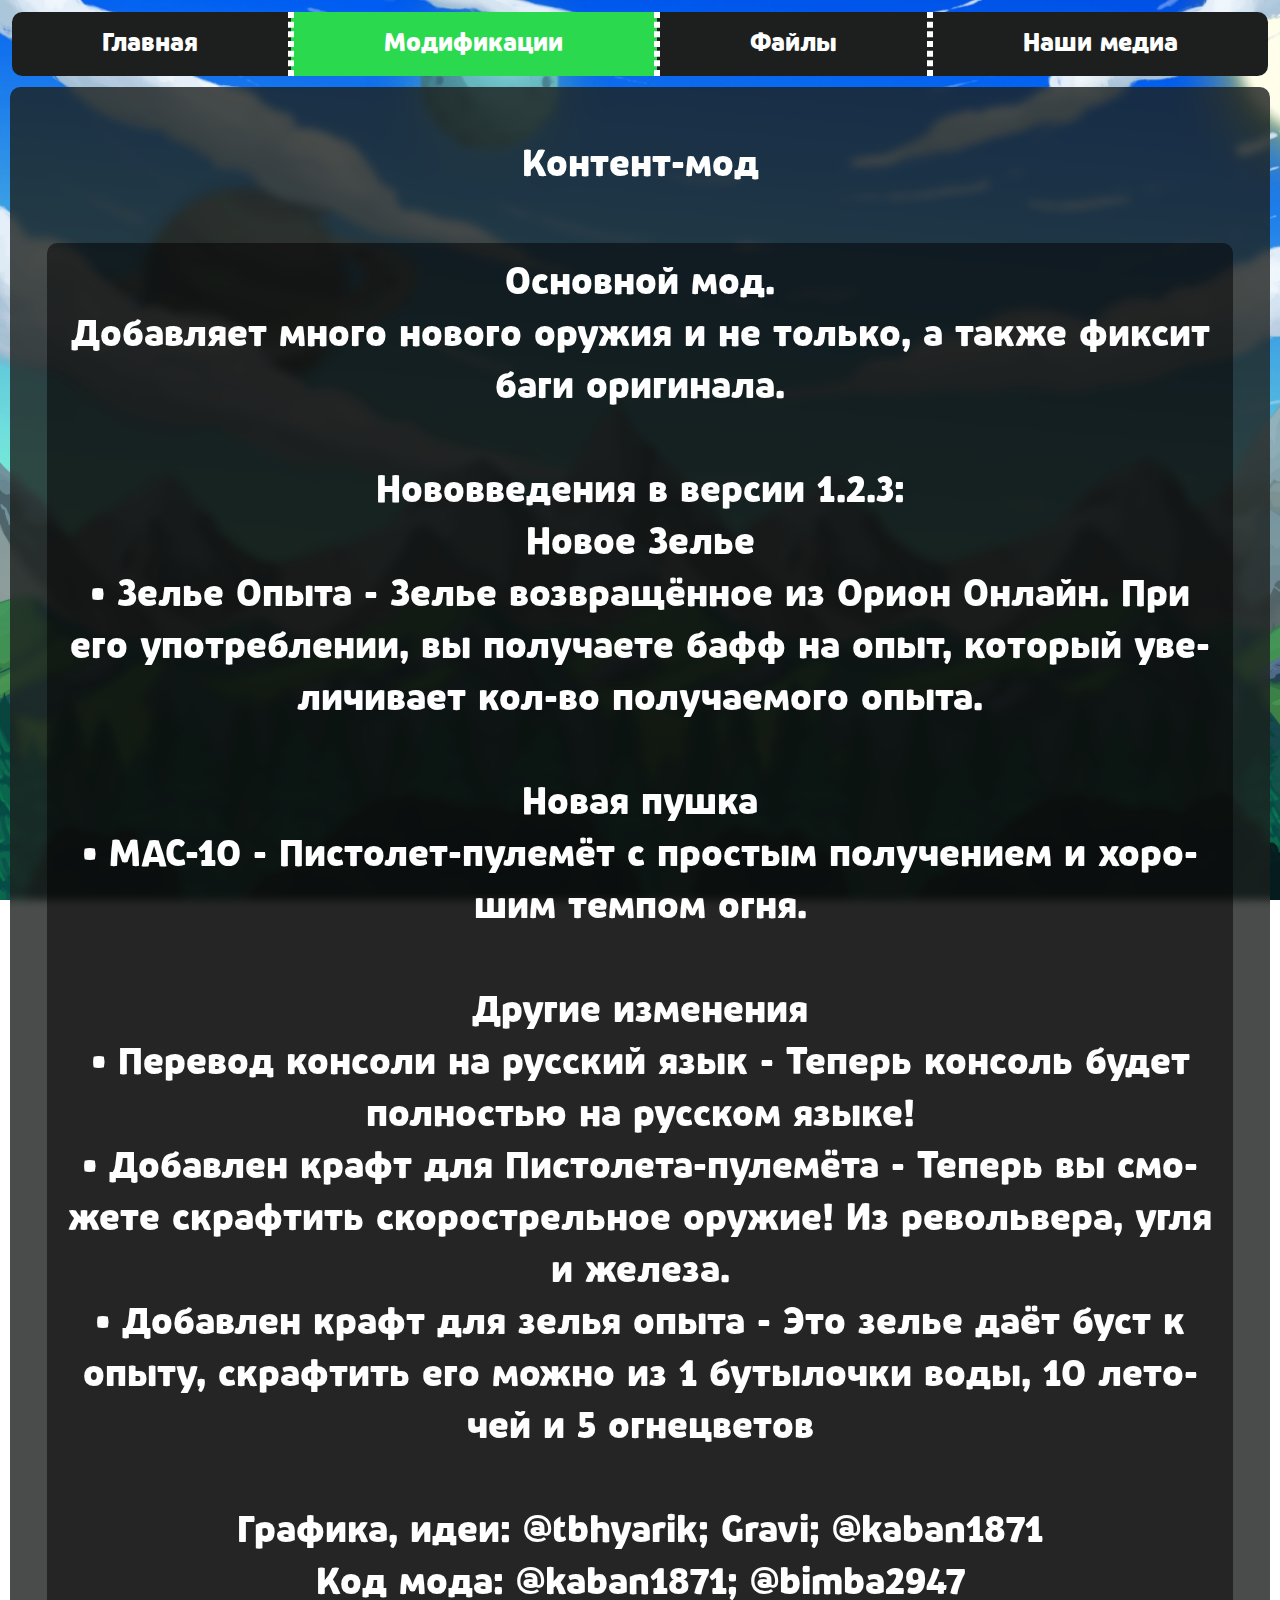
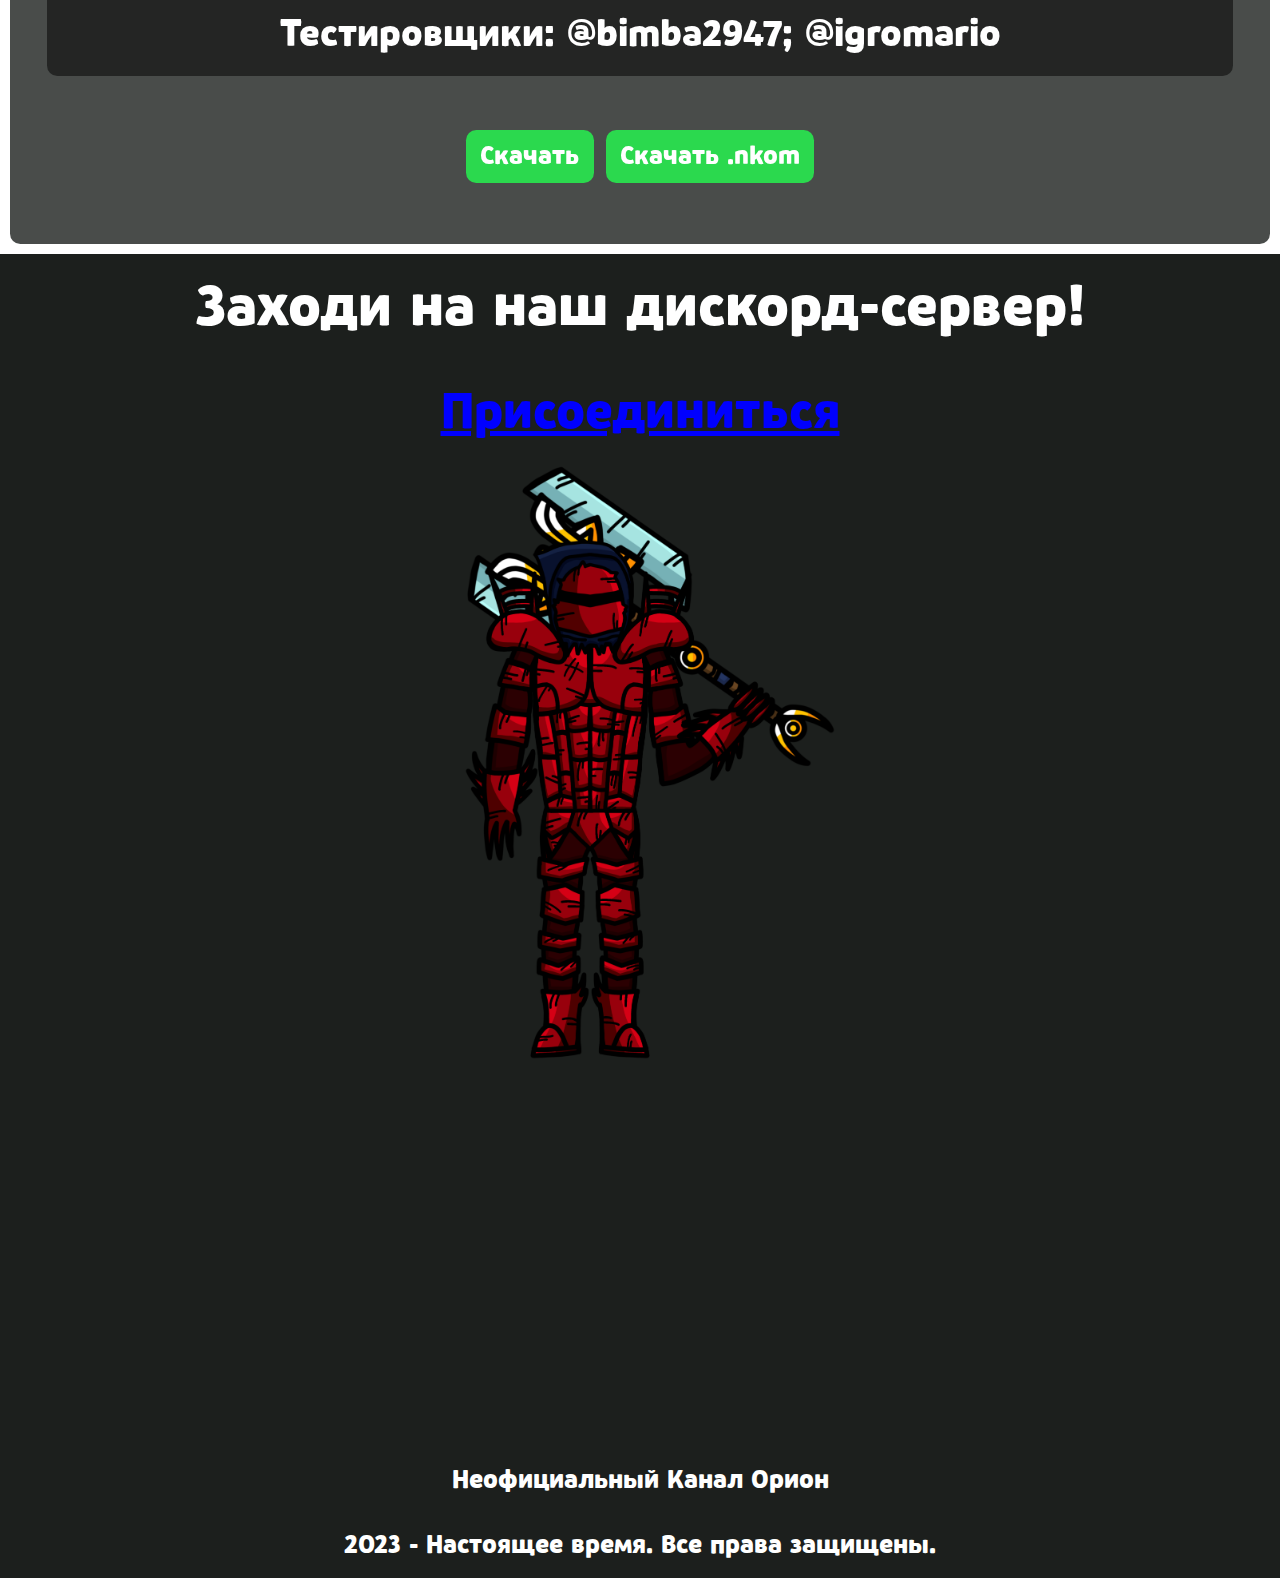
<file: categories/mods/content-mod/index.html>
<!DOCTYPE html>
<html lang="ru">
    <head>

        <link rel="shortcut icon" href="../../favicon.png" type="image/png">
        <meta charset="utf-8">
        <meta name="viewport" content="width=device-width, initial-scale=1">

        <title>Контент-мод</title>

        <link rel="stylesheet" type="text/css" href="../../../files/styles/main.css">
    </head>

    <header>
        <div class="topbar">
            <a href="../../main/index.html">Гла&shyвн&shyая</a>
            <a href="../../mods/index.html" class="active">Модификации</a>
            <a href="../../files/index.html">Фа&shyй&shyлы</a>
            <a href="../../media/index.html">Наши медиа</a>
        </div>
    </header>

    <body class="background">

        

        <div class="content font_pusia" style="display: inherit;">
            <span style="filter: inherit;">
                <br><center>Контент-мод</center><br>
                
            </span>
            <div class="mod">
                <description>
                    Основной мод.<br>
                    Добавляет много нового оружия и не только, а также фиксит баги оригинала.<br><br>
                    Нововведения в версии 1.2.3:<br>
                    Новое Зелье<br>
                    • Зелье Опыта - Зелье возвращённое из Орион Онлайн. При его употреблении, вы получаете бафф на опыт, который увеличивает кол-во получаемого опыта.<br>
                    <br>
                    Новая пушка<br>
                    • MAC-10 - Пистолет-пулемёт с простым получением и хорошим темпом огня.<br>
                    <br>
                    Другие изменения<br>
                    • Перевод консоли на русский язык - Теперь консоль будет полностью на русском языке!<br>
                    • Добавлен крафт для Пистолета-пулемёта - Теперь вы сможете скрафтить скорострельное оружие! Из револьвера, угля и железа.<br>
                    • Добавлен крафт для зелья опыта - Это зелье даёт буст к опыту, скрафтить его можно из 1 бутылочки воды, 10 леточей и 5 огнецветов<br>
                    <br>
                    Графика, идеи: @tbhyarik; Gravi; @kaban1871<br>
                    Код мода: @kaban1871; @bimba2947<br>
                    Тестировщики: @bimba2947; @igromario<br>
                </description>
                
                
            </div>
            <center><a class="unibutton" href="https://drive.google.com/u/0/uc?id=1vBksXVzkEA3Z43o_8--k4wi7IZA2a5Iy&export=download">Скачать</a> <a class="unibutton" href="content_mod.nkom">Скачать .nkom</a></center>
            <br>
        </div>


        
    </body>

    <footer>
        <div class="bottombar">
            <span class="discord-text">Заходи на наш&shy дискорд-сервер!</span>
            <a class="nkolink" href="https://discord.gg/DRNsCckqX6">Присоединиться</a>
            <center>
            <img src="../../../files/images/tiran.png" width="400" height="600" alt="Картинка Тирана" class="img">
            <iframe src="https://discord.com/widget?id=1085558457559683092&theme=dark" class="discord-dd" width="350" height="500" allowtransparency="true" frameborder="0" sandbox="allow-popups allow-popups-to-escape-sandbox allow-same-origin allow-scripts"></iframe>
            </center>
            <span class="nko center">Неофициальный Канал Орион</span>
            <span class="nko center">2023 - Настоящее время. Все права защищены.</span>
        </div>
    </footer>

</html>
</file>
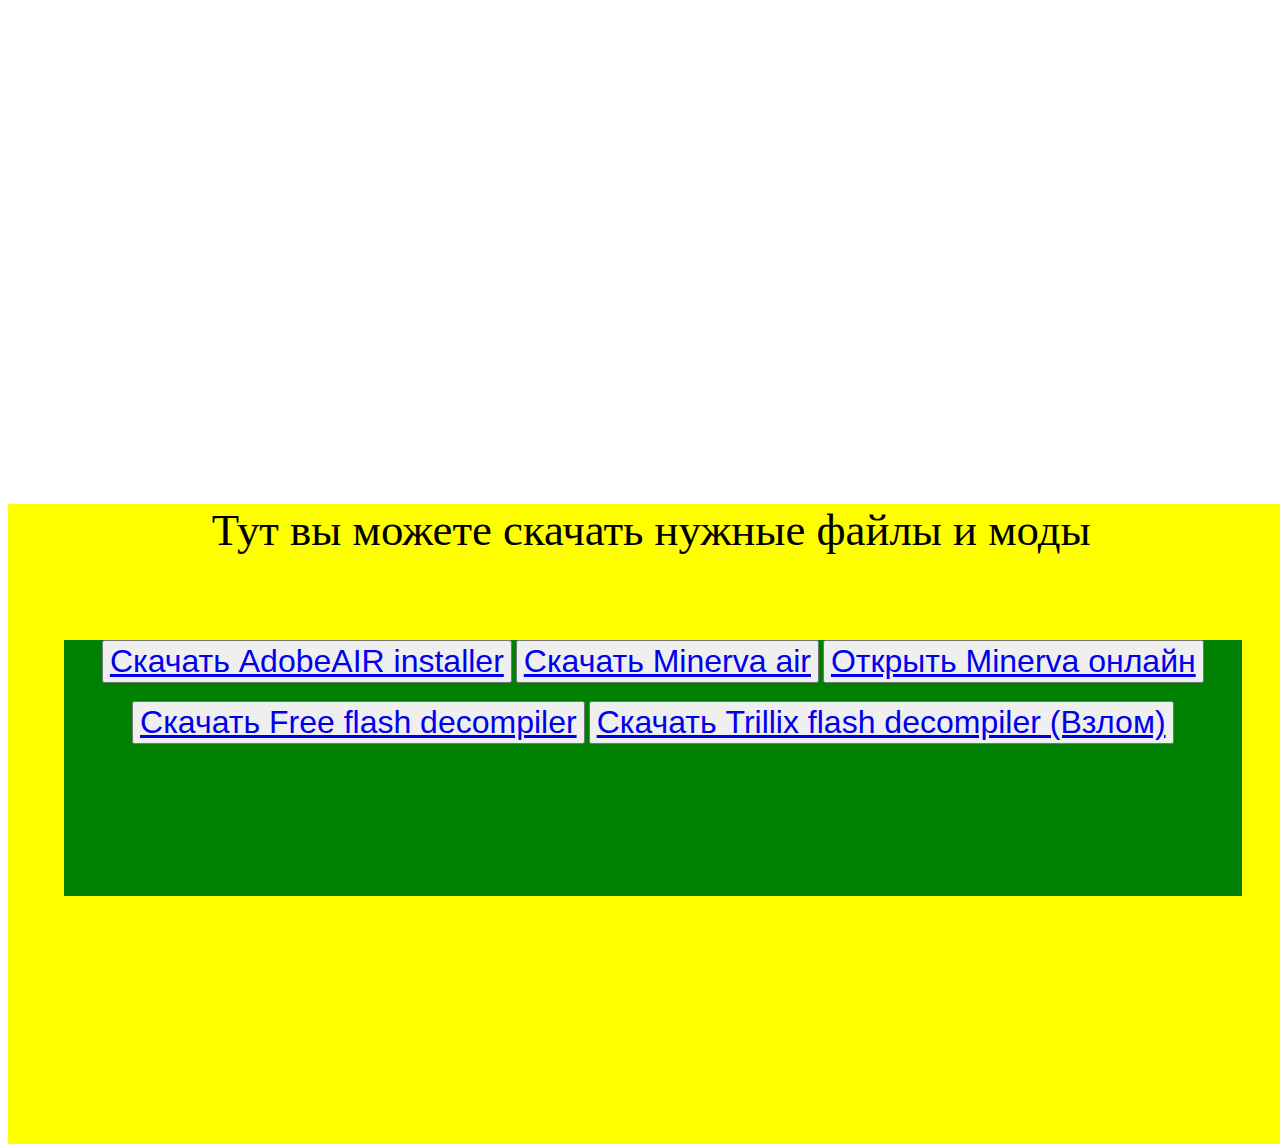
<file: fun/gamemenu.html>
<!DOCTYPE html>
<html>
<head>
    <link rel="shortcut icon" href="favicon.png" type="image/png">
    <meta charset="utf-8">
    
    <title>Проги от НКО</title>
    
    <style>
        html {
            scroll-behavior: smooth
        }
    </style>
    
    <appsTools>
    <style>
    .apps {
    position: absolute;
    top: 39.4vw;
    height: 50vw;
    width: 100.5vw;
    background-color: yellow;
}
    </style>
    
    <style>
    .tools {
    position: absolute;
    top: 50vw;
    left: 5vw;
    height: 20vw;
    width: 92vw;
    background-color: green;
}
    </style>
</appsTools>
    
</head>
<body>
    
    <div class="apps"><center>
    
<span style="font-size:3.5vw" >Тут вы можете скачать нужные файлы и моды</span>
    
</center></div>
    
<div class="tools" id="download">
<span><center>
    <button><a style="font-size: 2.5vw" href="https://drive.google.com/uc?id=12Anm5C_nf6eWqXnZvuf0KeWw0_C0ikcp&export=download&confirm=t&uuid=f7713404-feab-4039-926a-d33c061790b1:1687001424768" target="_blank">Скачать AdobeAIR installer</a></button>
    <button><a style="font-size: 2.5vw" href="downloads/Minerva-3-5-0-resigned.air" target="_blank">Скачать Minerva air</a></button>
    <button><a style="font-size: 2.5vw" href="https://mariani.life/projects/minerva/" target="_blank">Открыть Minerva онлайн</a></button>
    <br><br>
    <button><a style="font-size: 2.5vw" href=":1687001424768" target="_blank">Скачать Free flash decompiler</a>
    </button>
    <button><a style="font-size: 2.5vw" href="https://drive.google.com/u/0/uc?id=1OAjLELBPC4UMXYihXhhImorLGvL7n0hM&export=download&confirm=t&uuid=034c239f-224a-4f66-8610-8cedd4a1c1bc&at=AKKF8vzOTkDY7WU7EH_IBZoDl-p9:1687001424768" target="_blank">Скачать Trillix flash decompiler (Взлом)</a>
    </button>
    
</center></span>
</div>
    
    
</body>
</html>
</file>
<file: files/styles/main.css>
/****************** шрифты ******************/

@font-face {
    font-family: "pusia";
    src: url("../fonts/pusia-bold.ttf") format("truetype");
}

.font_pusia {
    font-family: "pusia";
}


/*******************************************/

html, body {
    margin: 0;
    padding: 0;
}

/****************** Шапка ******************/

.topbar {
    display: flex;
    overflow: hidden;
    background-color: #1c1f1d;
    border-radius: 0.8vw;
    margin: 0.9vw;
}

.topbar a {
    flex-grow: 1;
    display: flex;
    justify-content: center;
    align-items: center;
    cursor: pointer;
    color: white;
    padding: 1.2%;
    text-decoration: none;
    font-size: 2vw;
    font-family: "pusia";
    border-left: 0.4vh dashed;
    border-right: 0.4vh dashed;
    border-color: white;
    overflow-wrap: break-word;
    hyphens: auto;
}

.topbar a:hover {
    -webkit-text-stroke: 0.1vw black;
    background-color: cyan;
    /*color: black;*/
}

.topbar a:last-child {
    border-right: initial;
}

.topbar a:first-child {
    border-left: initial;
}

.topbar a.active {
    background-color: #2bd94e;
    color: white;
}




/******************* Основной контент *******************/

.hand {
    cursor: pointer;
}

.background {
    background-image: url('../images/background.jpg');
    /* background-size:100% 100%; */
    object-fit:contain;
    background-attachment: fixed;
    background-repeat: no-repeat;
}

.content {
    display: flex;

    font-size: 3vw;

    box-sizing: content-box;
    
    /*margin-top: 1vw;
    margin-bottom: 1vw;*/

    margin: 0.8vw;

    padding: 0 2.9% 1vw 2.9%;

    border: solid 0px;
    border-radius: 0.8vw;

    background-color: rgba(28, 31, 29, 0.8);

    backdrop-filter: blur(4px);

    color: white;

}

.indent {
    text-indent: 30%;
}

.center {
    text-align: center;
}




/******************* Футер *******************/

.bottombar {
    display: flex;
    overflow: hidden;
    background-color: #1c1f1d;
    flex-direction: column;
}

.bottombar .discord-text {
    display: flex;
    justify-content: center;
    align-items: center;
    color: white;
    padding: 1.2%;
    text-decoration: none;
    font-size: 4.5vw;
    font-family: "pusia";
    border-color: white;
    overflow-wrap: break-word;
    hyphens: auto;
}

.bottombar .discord-dd {
    display: flex;
    justify-content: center;
    align-items: center;
    color: white;
    padding: 1.2%;
    text-decoration: none;
    font-size: 2vw;
    font-family: "pusia";
    border-color: white;
    overflow-wrap: break-word;
    hyphens: auto;
}

.bottombar .nko {
    display: flex;
    justify-content: center;
    align-items: center;
    color: white;
    padding: 1.2%;
    text-decoration: none;
    font-size: 2vw;
    font-family: "pusia";
    border-color: white;
    overflow-wrap: break-word;
    hyphens: auto;
}

.bottombar .nkolink {
    display: flex;
    justify-content: center;
    align-items: center;
    color: blue;
    padding: 1.2%;
    font-size: 4vw;
    font-family: "pusia";
    border-color: white;
    overflow-wrap: break-word;
    hyphens: auto;
}

.discord-dd{
    width:500px;
    height: 300px;
    font-size: 7vw;
}


/************ Моды/Файлы ************/

.mod {
    display: flex;
    align-items: center;
    flex-direction: column;

    padding: 1.2%;

    font-family: "pusia";
    text-align: center;

    border-radius: 0.8vw;

    background: rgba(0, 0, 0, 0.5);

    margin-bottom: 4vw;
}

.mod img {
    width: auto;
    height: auto;
    max-width: 100%;
    max-height: 100%;
}
.mod name {
    padding-top: 1.5vw;
    font-size: 3.5vw;
}

.mod description {

    color: white;

    font-size: 2.5vw;
    

    overflow-wrap: break-word;
    hyphens: auto;
}

.mod a {
    cursor: pointer;

    color: white;
    background-color: #2bd94e;

    border-radius: 0.8vw;

    padding: 1.2%;

    margin-bottom: 1.2%;

    text-decoration: none;

    font-size: 2vw;
    font-family: "pusia";

    overflow-wrap: break-word;
    hyphens: auto;
}

.mod a:hover {
    -webkit-text-stroke: 0.1vw black;
    background-color: cyan;
}

/* Просто кнопка */

.unibutton {
    cursor: pointer;

    color: white;
    background-color: #2bd94e;

    border-radius: 0.8vw;

    padding: 1.2%;

    margin-bottom: 1.2%;

    text-decoration: none;

    font-size: 2vw;
    font-family: "pusia";

    overflow-wrap: break-word;
    hyphens: auto;
}

.unibutton:hover {
    -webkit-text-stroke: 0.1vw black;
    background-color: cyan;
}

/******************* адаптация *******************/


/******* под широкие мониторы *******/

@media  only screen and (min-width : 1920px) and (max-width : 3840px) {


    /*.mod img {
        width: auto;
        height: auto;
    }*/

    .mod name {
        font-size: 3vw;
    }

    .mod description {
        font-size: 2vw;
    }

    .mod a {
        font-size: 1.8vw;
    }



    /*** Основной контент ***/

    .background {
        background-image: url('../images/background.jpg');
        background-size: 100%;
    }


    /*** Футер ***/

    .discord-dd{
        width:950px;
        height: 500px;
        font-size: 7vw;
    }

}




/******* под планшеты *******/

@media  only screen and (min-width : 1000px) and (max-width : 1280px) {
    .background {
        background-image: url('../images/background.jpg');
        background-size: cover;
    }
    .discord-dd{
        width: 550px;
        height: 350px;
        font-size: 7vw;
    }

    /*.mod img {
        width: 7vw;
        height: 7vw;
    }*/

    .mod name {
        font-size: 5vw;
    }

    .mod description {
        font-size: 3vw;
    }

    .mod a {
        font-size: 2.5vw;
    }

}


@media  only screen and (min-width : 721px) and (max-width : 999px) {

/***Шапка ***/
.topbar a { 
        
        font-size: 4vw;
    }

     /*** Основной контент ***/
    .background {
        background-image: url('../images/background.jpg');
        background-size: cover;
    }
    .content{
        font-size: 3.5vw;
    }
    

    /*.mod img {
        width: 8vw;
        height: 8vw;
    }*/

    .mod name {
        font-size: 6vw;
    }

    .mod description {
        font-size: 4vw;
    }

    .mod a {
        font-size: 3.5vw;
    }


/*** Футер ***/
    .bottombar .discord-text {
        font-size: 4vw;
    }
    
    .bottombar .discord-dd {
        font-size: 4vw;
        
    }
    
    .bottombar .nko {
        font-size: 4vw;
        
    }
    .bottombar .nkolink {
        font-size: 4vw;
        
    }
    .discord-dd{
        width: 350px;
        height: 250px;
        font-size: 7vw;
    }
}




/******* под смартфоны *******/

@media  only screen and (min-width : 450px) and (max-width : 720px) {
    /***Шапка ***/
    .topbar  { 
        flex-direction: column;
    }
    .topbar a { 
        font-size: 6vw;
        border-left: 0px;
        border-right: 0px;
        border-bottom: 0.4vh dashed;
    }

    .topbar a:last-child {
        border-bottom: initial;
    }



    /*** Основной контент ***/

    .content{
        font-size: 5vw;
    }

    /*.mod img {
        width: 12vw;
        height: 12vw;
    }*/

    .mod name {
        font-size: 8vw;
    }

    .mod description {
        font-size: 6vw;
    }

    .mod a {
        font-size: 5vw;
    }



    /*** Футер ***/

    .bottombar .discord-text {
        font-size: 6vw;
    }

    .bottombar .discord-dd {
        font-size: 5vw;
    }

    .bottombar .nko {
        font-size: 5vw;
    }

    .bottombar .nkolink {
        font-size: 6vw;
    }

    .discord-dd{
        width: 350px;
        height: 250px;
        font-size: 7vw;
    }
}


@media  only screen and (min-width : 270px) and (max-width : 449px) {
    /***Шапка ***/
    .topbar  { 
        flex-direction: column;
    }
    .topbar a { 
        font-size: 6vw;
        border-left: 0px;
        border-right: 0px;
        border-bottom: 0.4vh dashed;
    }

    .topbar a:last-child {
        border-bottom: initial;
    }

    /*** Основтой контент ***/

    .content {
        font-size: 5vw;
    }


    /*.mod img {
        width: 15vw;
        height: 15vw;
    }*/

    .mod name {
        font-size: 9vw;
    }

    .mod description {
        font-size: 7vw;
    }

    .mod a {
        font-size: 6vw;
    }


    /*** Футер ***/
    .bottombar .discord-text {
        font-size: 6vw;
    }

    .bottombar .discord-dd {
        font-size: 5vw;
    }

    .bottombar .nko {
        font-size: 5vw;
    }

    .bottombar .nkolink {
        font-size: 6vw;
    }

    .discord-dd{
        width: 250px;
        height: 200px;
        font-size: 7vw;
    }

}
</file>
